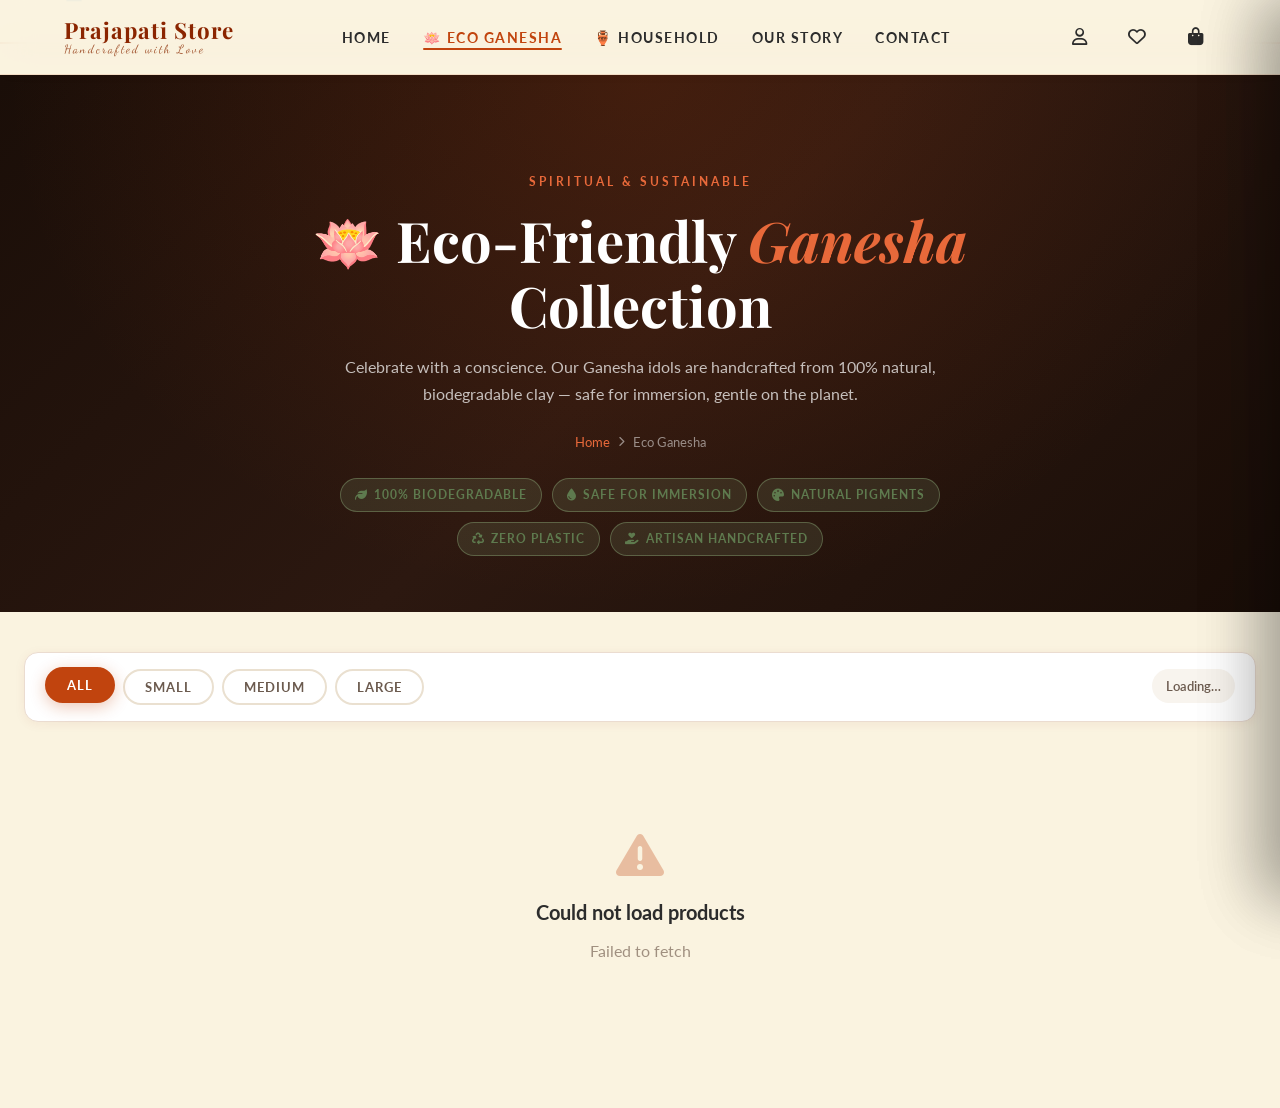
<file: frontend/pages/ganesha.html>
<!DOCTYPE html>
<html lang="en">
<head>
  <meta charset="UTF-8" />
  <meta name="viewport" content="width=device-width, initial-scale=1.0" />
  <title>Eco Ganesha Collection — Prajapati Store</title>
  <meta name="description" content="Shop our complete collection of handcrafted eco-friendly Ganesha idols. Biodegradable clay, natural pigments, artisan made." />
  <link rel="stylesheet" href="https://cdnjs.cloudflare.com/ajax/libs/font-awesome/6.5.1/css/all.min.css" />
  <link rel="preconnect" href="https://fonts.googleapis.com" />
  <link rel="preconnect" href="https://fonts.gstatic.com" crossorigin />
  <link rel="stylesheet" href="../css/style.css" />
  <link rel="stylesheet" href="../css/category.css" />
</head>
<body>

  <div id="toast-container" class="toast-container" aria-live="polite"></div>

  <!-- NAVBAR -->
  <header>
    <nav id="navbar" role="navigation" aria-label="Main navigation">
      <a href="/" class="nav-logo" aria-label="Prajapati Store Home">
        <span class="logo-main">Prajapati Store</span>
        <span class="logo-sub">Handcrafted with Love</span>
      </a>
      <ul class="nav-links" role="list">
        <li><a href="/">Home</a></li>
        <li><a href="/ganesha" class="active">🪷 Eco Ganesha</a></li>
        <li><a href="/household">🏺 Household</a></li>
        <li><a href="/#about-section">Our Story</a></li>
        <li><a href="/#newsletter">Contact</a></li>
      </ul>
      <div class="nav-actions">
        <a href="/login" class="nav-icon-btn" id="auth-nav-btn" title="Login / Register" aria-label="Login">
          <i class="fa-regular fa-user"></i>
        </a>
        <a href="/profile" class="nav-icon-btn" id="user-nav-btn" title="My Profile" aria-label="My profile" style="display:none;gap:4px;font-size:.78rem;font-weight:700;width:auto;padding:0 12px;border-radius:50px;background:rgba(193,68,14,.1);color:var(--terracotta-dark);">
          <i class="fa-solid fa-user-circle" style="font-size:1rem;"></i>
          <span id="user-nav-name"></span>
        </a>
        <a href="/orders" class="nav-icon-btn" title="My Orders" aria-label="My orders" style="display:none;" id="orders-nav-btn">
          <i class="fa-solid fa-box"></i>
        </a>
        <button class="nav-icon-btn" id="logout-nav-btn" title="Logout" aria-label="Logout" style="display:none;">
          <i class="fa-solid fa-right-from-bracket"></i>
        </button>
        <button class="nav-icon-btn" id="wishlist-nav-btn" aria-label="My Wishlist" title="Wishlist">
          <i class="fa-regular fa-heart"></i>
          <span class="cart-badge hidden" id="wishlist-badge" style="background:var(--terracotta);">0</span>
        </button>
        <button class="nav-icon-btn" id="cart-btn" aria-label="Shopping Cart" title="Cart">
          <i class="fa-solid fa-bag-shopping"></i>
          <span class="cart-badge hidden" id="cart-badge">0</span>
        </button>
        <button class="hamburger" id="hamburger" aria-label="Toggle menu" aria-expanded="false">
          <span></span><span></span><span></span>
        </button>
      </div>
    </nav>
    <div id="mobile-menu" class="mobile-menu" role="dialog" aria-label="Mobile navigation">
      <a href="/">🏠 Home</a>
      <a href="/ganesha">🪷 Eco-Friendly Ganesha</a>
      <a href="/household">🏺 Household Items</a>
      <a href="/#about-section">🌿 Our Story</a>
      <a href="/login" id="mobile-auth-link">👤 Login / Register</a>
      <a href="/orders" id="mobile-orders-link" style="display:none;">📦 My Orders</a>
    </div>
  </header>

  <div class="cat-nav-spacer"></div>

  <!-- HERO -->
  <div class="cat-hero">
    <div class="cat-hero-content">
      <div class="cat-hero-eyebrow">Spiritual &amp; Sustainable</div>
      <h1 class="cat-hero-title">🪷 Eco-Friendly <em>Ganesha</em> Collection</h1>
      <p class="cat-hero-desc">
        Celebrate with a conscience. Our Ganesha idols are handcrafted from 100% natural, biodegradable clay — safe for immersion, gentle on the planet.
      </p>
      <nav class="cat-breadcrumb" aria-label="Breadcrumb">
        <a href="/">Home</a>
        <i class="fa-solid fa-chevron-right" style="font-size:0.65rem;"></i>
        <span>Eco Ganesha</span>
      </nav>
      <div class="cat-eco-strip">
        <span class="eco-pill"><i class="fa-solid fa-leaf"></i> 100% Biodegradable</span>
        <span class="eco-pill"><i class="fa-solid fa-droplet"></i> Safe for Immersion</span>
        <span class="eco-pill"><i class="fa-solid fa-palette"></i> Natural Pigments</span>
        <span class="eco-pill"><i class="fa-solid fa-recycle"></i> Zero Plastic</span>
        <span class="eco-pill"><i class="fa-solid fa-hand-holding-heart"></i> Artisan Handcrafted</span>
      </div>
    </div>
  </div>

  <!-- MAIN -->
  <main class="cat-main">
    <div class="cat-toolbar">
      <div class="cat-filters" id="cat-filters" role="group" aria-label="Filter Ganesha">
        <button class="filter-btn active" data-filter="All">All</button>
        <button class="filter-btn" data-filter="Small">Small</button>
        <button class="filter-btn" data-filter="Medium">Medium</button>
        <button class="filter-btn" data-filter="Large">Large</button>
      </div>
      <div class="cat-right-controls">
        <span class="cat-count" id="cat-count">Loading…</span>
      </div>
    </div>
    <div class="product-grid" id="cat-grid" aria-label="Ganesha products"></div>
  </main>

  <!-- WISHLIST SIDEBAR -->
  <div id="wishlist-overlay" class="cart-overlay" aria-hidden="true"></div>
  <aside id="wishlist-sidebar" class="cart-sidebar" role="dialog" aria-modal="true" aria-label="My Wishlist">
    <div class="cart-header">
      <h3>
        <i class="fa-solid fa-heart" style="color:var(--terracotta);margin-right:8px;"></i>
        My Wishlist
        <span class="cart-count-label" id="wishlist-count-label">0 items</span>
      </h3>
      <button class="cart-close-btn" id="wishlist-close-btn" aria-label="Close wishlist">
        <i class="fa-solid fa-xmark"></i>
      </button>
    </div>
    <div class="cart-items" id="wishlist-items">
      <div class="cart-empty" id="wishlist-empty" style="display:flex;">
        <i class="fa-solid fa-heart"></i>
        <h4>Your wishlist is empty</h4>
        <p>Save your favorite items here!</p>
      </div>
    </div>
  </aside>

  <!-- CART SIDEBAR -->
  <div id="cart-overlay" class="cart-overlay" aria-hidden="true"></div>
  <aside id="cart-sidebar" class="cart-sidebar" role="dialog" aria-modal="true" aria-label="Shopping Cart">
    <div class="cart-header">
      <h3>
        <i class="fa-solid fa-bag-shopping" style="color:var(--terracotta);margin-right:8px;"></i>
        Your Cart
        <span class="cart-count-label" id="cart-count-label">0 items</span>
      </h3>
      <button class="cart-close-btn" id="cart-close-btn" aria-label="Close cart">
        <i class="fa-solid fa-xmark"></i>
      </button>
    </div>
    <div class="cart-items" id="cart-items">
      <div class="cart-empty" id="cart-empty" style="display:flex;">
        <i class="fa-solid fa-bag-shopping"></i>
        <h4>Your cart is empty</h4>
        <p>Add some beautiful pottery to get started!</p>
      </div>
    </div>
    <div class="cart-footer">
      <div class="cart-subtotal">
        <span>Subtotal</span>
        <span class="cart-subtotal-amount" id="cart-subtotal">₹0</span>
      </div>
      <div class="cart-subtotal" style="margin-bottom:0;">
        <span style="font-size:.8rem;color:var(--sage-dark);"><i class="fa-solid fa-truck"></i> Shipping</span>
        <span style="font-size:.82rem;font-weight:700;color:var(--sage-dark);" id="cart-shipping">₹99</span>
      </div>
      <div class="cart-total">
        <span>Total</span>
        <span class="cart-total-amount" id="cart-total">₹0</span>
      </div>
      <button class="checkout-btn" id="checkout-btn">
        <i class="fa-solid fa-lock"></i> Secure Checkout
      </button>
      <span class="continue-shopping" id="continue-shopping" role="button" tabindex="0">
        ← Continue Shopping
      </span>
    </div>
  </aside>

  <!-- PRODUCT MODAL -->
  <div id="modal-overlay" class="modal-overlay" role="dialog" aria-modal="true" aria-label="Product details">
    <div id="product-modal" class="product-modal">
      <div class="modal-gallery">
        <div class="modal-main-img"><!-- JS populated --></div>
        <button class="modal-close" id="modal-close-btn" aria-label="Close modal">
          <i class="fa-solid fa-xmark"></i>
        </button>
      </div>
      <div class="modal-info">
        <div class="modal-category"></div>
        <h2 class="modal-name"></h2>
        <div class="modal-rating">
          <div class="stars modal-stars"></div>
          <span class="rating-count modal-rating-text"></span>
        </div>
        <div class="modal-price">
          <span class="modal-price-current"></span>
          <span class="modal-price-original"></span>
          <span class="modal-discount" style="font-size:.78rem;color:var(--sage-dark);font-weight:700;"></span>
        </div>
        <p class="modal-desc"></p>
        <div class="modal-features"></div>
        <div class="modal-qty-row">
          <span class="modal-qty-label">Qty:</span>
          <div class="modal-qty-ctrl">
            <button class="modal-qty-btn modal-qty-minus" aria-label="Decrease">−</button>
            <span class="modal-qty-num">1</span>
            <button class="modal-qty-btn modal-qty-plus" aria-label="Increase">+</button>
          </div>
        </div>
        <div class="modal-actions">
          <button class="modal-add-cart" id="modal-add-cart-btn">
            <i class="fa-solid fa-cart-plus"></i> Add to Cart
          </button>
          <button class="modal-wishlist-btn" id="modal-wishlist-btn" aria-label="Wishlist">
            <i class="fa-regular fa-heart"></i>
          </button>
        </div>
      </div>
    </div>
  </div>

  <button id="back-to-top" title="Back to top" aria-label="Back to top">
    <i class="fa-solid fa-chevron-up"></i>
  </button>

  <script src="../js/api.js?v=2.0"></script>
  <script src="../js/cart.js?v=2.0"></script>
  <script src="../js/auth.js?v=2.0"></script>
  <script>
    // ── State ──
    let wishlist = JSON.parse(localStorage.getItem('ps_wishlist') || '[]');
    let modalProduct = null;
    let modalQty = 1;
    let activeFilter = 'All';

    // ── Navbar scroll ──
    window.addEventListener('scroll', () => {
      document.getElementById('navbar')?.classList.toggle('scrolled', window.scrollY > 50);
    });

    // ── Hamburger ──
    document.getElementById('hamburger')?.addEventListener('click', () => {
      document.getElementById('hamburger').classList.toggle('open');
      document.getElementById('mobile-menu').classList.toggle('open');
    });

    // ── Auth state ──
    (function() {
      const loggedIn = !!localStorage.getItem('ps_token');
      const user = (() => { try { return JSON.parse(localStorage.getItem('ps_user')||'null'); } catch { return null; } })();
      if (loggedIn && user) {
        const ab = document.getElementById('auth-nav-btn'); if (ab) ab.style.display = 'none';
        const ub = document.getElementById('user-nav-btn'); if (ub) ub.style.display = 'flex';
        const un = document.getElementById('user-nav-name'); if (un) un.textContent = user.full_name?.split(' ')[0] || 'Account';
        const ob = document.getElementById('orders-nav-btn'); if (ob) ob.style.display = 'flex';
        const lb = document.getElementById('logout-nav-btn'); if (lb) lb.style.display = 'flex';
        const ma = document.getElementById('mobile-auth-link'); if (ma) ma.style.display = 'none';
        const mo = document.getElementById('mobile-orders-link'); if (mo) mo.style.display = 'block';
      }
      document.getElementById('logout-nav-btn')?.addEventListener('click', () => {
        localStorage.removeItem('ps_token'); localStorage.removeItem('ps_user'); window.location.reload();
      });
    })();

    // ── Helpers ──
    function renderStars(r) {
      const f = Math.floor(r), h = r % 1 >= 0.5, e = 5 - f - (h?1:0);
      return '★'.repeat(f) + (h?'⯨':'') + '☆'.repeat(e);
    }

    function showToast(msg, type = 'info') {
      const c = document.getElementById('toast-container'); if (!c) return;
      const icons = {success:'circle-check',info:'circle-info',error:'triangle-exclamation'};
      const t = document.createElement('div');
      t.className = `toast ${type==='error'?'warning':type}`;
      t.innerHTML = `<i class="fa-solid fa-${icons[type]||'circle-info'}"></i><span>${msg}</span>`;
      c.appendChild(t);
      setTimeout(() => { t.style.opacity='0'; t.style.transform='translateX(50px)'; t.style.transition='all .3s'; setTimeout(()=>t.remove(),300); }, 3500);
    }
    window.showToast = showToast;

    function renderProductCard(p) {
      const inWish = wishlist.includes(p.id);
      const bMap = {eco:'badge-eco',new:'badge-new',bestseller:'badge-bestseller',sale:'badge-sale'};
      const bLbl = {eco:'🌿 Eco',new:'✨ New',bestseller:'🔥 Top Sell',sale:'🏷️ Sale'};
      const disc = p.original_price ? Math.round((1-p.price/p.original_price)*100) : 0;
      return `
        <div class="product-card reveal" data-id="${p.id}" role="article" tabindex="0" aria-label="${p.name}">
          <div class="product-img-wrap">
            ${p.image ? `<img src="${p.image}" alt="${p.name}" loading="lazy" />`
              : `<div class="product-folder"><div class="folder-icon">📁</div><div class="folder-gallery"><span></span><span></span><span></span></div><div class="folder-label">${p.name}</div></div>`}
            ${p.badge ? `<span class="product-badge ${bMap[p.badge]}">${bLbl[p.badge]}</span>` : ''}
            <div class="product-actions" aria-hidden="true">
              <button class="action-btn wishlist-btn ${inWish?'wishlist-active':''}" data-id="${p.id}" title="Wishlist" aria-label="Wishlist ${p.name}">
                <i class="fa-${inWish?'solid':'regular'} fa-heart"></i>
              </button>
              <button class="action-btn quick-view-btn" data-id="${p.id}" title="Quick View" aria-label="Quick view ${p.name}">
                <i class="fa-regular fa-eye"></i>
              </button>
            </div>
          </div>
          <div class="product-info">
            <div class="product-details-wrap">
              <div class="product-category">🪷 Eco Ganesha · ${p.subcat}</div>
              <h3 class="product-name"><a href="/pages/product.html?id=${p.id}" class="product-link">${p.name}</a></h3>
              <div class="product-rating">
                <div class="stars">${renderStars(p.rating)}</div>
                <span class="rating-count">${p.rating} (${p.reviews})</span>
              </div>
              <p class="product-desc-short">${p.description||''}</p>
            </div>
            <div class="product-price-row">
              <div class="price-group">
                <span class="price-current">₹${p.price.toLocaleString('en-IN')}</span>
                ${p.original_price?`<span class="price-original">₹${p.original_price.toLocaleString('en-IN')}</span>`:''}
              </div>
              <button class="add-to-cart-btn" data-id="${p.id}" data-name="${p.name}" aria-label="Add ${p.name} to cart">
                <i class="fa-solid fa-cart-plus"></i>
              </button>
            </div>
            ${disc>0?`<div class="discount-save-tag">Save ${disc}%</div>`:''}
          </div>
        </div>`;
    }

    function bindCardEvents(container) {
      container.querySelectorAll('.add-to-cart-btn').forEach(btn =>
        btn.addEventListener('click', e => { e.stopPropagation(); addToCart(btn.dataset.id, btn.dataset.name); }));
      container.querySelectorAll('.quick-view-btn, .product-card').forEach(el =>
        el.addEventListener('click', e => { e.stopPropagation(); const id=el.dataset.id||el.closest('.product-card')?.dataset.id; if(id) openProductModal(id); }));
      container.querySelectorAll('.wishlist-btn').forEach(btn =>
        btn.addEventListener('click', e => { e.stopPropagation(); toggleWishlist(btn.dataset.id, btn); }));
    }

    function initScrollAnimations() {
      const obs = new IntersectionObserver(entries =>
        entries.forEach(e => { if(e.isIntersecting) e.target.classList.add('visible'); }), {threshold:0.08});
      document.querySelectorAll('.reveal').forEach(el => { if(!el.classList.contains('visible')) obs.observe(el); });
    }

    // ── Load products ──
    async function loadProducts() {
      const grid = document.getElementById('cat-grid');
      const countEl = document.getElementById('cat-count');
      grid.innerHTML = `<div style="grid-column:1/-1;display:flex;justify-content:center;align-items:center;padding:4rem;gap:1rem;color:var(--gray-400);">
        <i class="fa-solid fa-spinner fa-spin" style="font-size:1.8rem;color:var(--terracotta);"></i>
        <span>Loading products…</span>
      </div>`;
      try {
        const params = { category: 'ganesha', limit: 100 };
        if (activeFilter !== 'All') params.subcat = activeFilter;
        const res = await API.products.list(params);
        const products = res.products || [];
        if (countEl) countEl.textContent = `${products.length} product${products.length !== 1 ? 's' : ''}`;
        if (!products.length) {
          grid.innerHTML = `<div class="cat-empty"><i class="fa-solid fa-magnifying-glass"></i><h3>No products found</h3><p>Try a different filter.</p></div>`;
          return;
        }
        grid.innerHTML = products.map(renderProductCard).join('');
        bindCardEvents(grid);
        initScrollAnimations();
      } catch (err) {
        grid.innerHTML = `<div class="cat-empty"><i class="fa-solid fa-triangle-exclamation"></i><h3>Could not load products</h3><p>${err.message}</p></div>`;
      }
    }

    // ── Filters ──
    document.querySelectorAll('#cat-filters .filter-btn').forEach(btn => {
      btn.addEventListener('click', () => {
        document.querySelectorAll('#cat-filters .filter-btn').forEach(b => b.classList.remove('active'));
        btn.classList.add('active');
        activeFilter = btn.dataset.filter;
        loadProducts();
      });
    });

    // ── Wishlist ──
    function toggleWishlist(id, btn) {
      if (wishlist.includes(id)) {
        wishlist = wishlist.filter(w => w !== id);
        if (btn) { btn.classList.remove('wishlist-active'); btn.innerHTML = '<i class="fa-regular fa-heart"></i>'; }
        showToast('Removed from wishlist', 'info');
      } else {
        wishlist.push(id);
        if (btn) { btn.classList.add('wishlist-active'); btn.innerHTML = '<i class="fa-solid fa-heart"></i>'; }
        showToast('💛 Added to wishlist!', 'success');
      }
      localStorage.setItem('ps_wishlist', JSON.stringify(wishlist));
      const b = document.getElementById('wishlist-badge');
      if (b) { b.textContent = wishlist.length; b.classList.toggle('hidden', wishlist.length === 0); }
    }

    // ── Wishlist sidebar ──
    document.getElementById('wishlist-nav-btn')?.addEventListener('click', () => {
      document.getElementById('cart-overlay')?.classList.remove('open');
      document.getElementById('cart-sidebar')?.classList.remove('open');
      document.getElementById('wishlist-overlay')?.classList.add('open');
      document.getElementById('wishlist-sidebar')?.classList.add('open');
      document.body.style.overflow = 'hidden';
    });
    const closeWish = () => {
      document.getElementById('wishlist-overlay')?.classList.remove('open');
      document.getElementById('wishlist-sidebar')?.classList.remove('open');
      document.body.style.overflow = '';
    };
    document.getElementById('wishlist-close-btn')?.addEventListener('click', closeWish);
    document.getElementById('wishlist-overlay')?.addEventListener('click', closeWish);

    // ── Product Modal ──
    async function openProductModal(id) {
      const overlay = document.getElementById('modal-overlay');
      const modal = document.getElementById('product-modal');
      if (!overlay || !modal) return;
      overlay.classList.add('open');
      document.body.style.overflow = 'hidden';
      modal.querySelector('.modal-main-img').innerHTML = '<div style="display:flex;align-items:center;justify-content:center;height:100%;font-size:3rem;"><i class="fa-solid fa-spinner fa-spin" style="color:var(--terracotta);"></i></div>';
      try {
        const res = await API.products.get(id);
        const p = res.product; modalProduct = p; modalQty = 1;
        const inWish = wishlist.includes(p.id);
        const disc = p.original_price ? Math.round((1-p.price/p.original_price)*100) : 0;
        modal.querySelector('.modal-category').textContent = `🪷 Eco-Friendly Ganesha · ${p.subcat}`;
        modal.querySelector('.modal-name').textContent = p.name;
        modal.querySelector('.modal-stars').innerHTML = renderStars(p.rating);
        modal.querySelector('.modal-rating-text').textContent = `${p.rating} · ${p.reviews} reviews`;
        modal.querySelector('.modal-price-current').textContent = `₹${p.price.toLocaleString('en-IN')}`;
        modal.querySelector('.modal-price-original').textContent = p.original_price ? `₹${p.original_price.toLocaleString('en-IN')}` : '';
        modal.querySelector('.modal-discount').textContent = disc > 0 ? `Save ${disc}%` : '';
        modal.querySelector('.modal-desc').textContent = p.description || '';
        modal.querySelector('.modal-qty-num').textContent = 1;
        modal.querySelector('.modal-main-img').innerHTML = p.image
          ? `<img src="${p.image}" alt="${p.name}" style="width:100%;height:100%;object-fit:cover;" />`
          : `<div class="modal-emoji">${p.emoji}</div>`;
        const featEl = modal.querySelector('.modal-features');
        if (featEl) featEl.innerHTML = (p.features||[]).map(f=>`<span class="modal-feature-tag">✓ ${f}</span>`).join('');
        const wishBtn = modal.querySelector('.modal-wishlist-btn');
        if (wishBtn) {
          wishBtn.className = `modal-wishlist-btn${inWish?' active':''}`;
          wishBtn.innerHTML = `<i class="fa-${inWish?'solid':'regular'} fa-heart"></i>`;
          wishBtn.onclick = () => { toggleWishlist(p.id,null); const n=wishlist.includes(p.id); wishBtn.className=`modal-wishlist-btn${n?' active':''}`; wishBtn.innerHTML=`<i class="fa-${n?'solid':'regular'} fa-heart"></i>`; };
        }
        const qtyNum = modal.querySelector('.modal-qty-num');
        modal.querySelector('.modal-qty-minus').onclick = () => { modalQty=Math.max(1,modalQty-1); qtyNum.textContent=modalQty; };
        modal.querySelector('.modal-qty-plus').onclick = () => { modalQty=Math.min(10,modalQty+1); qtyNum.textContent=modalQty; };
        const addBtn = modal.querySelector('.modal-add-cart');
        if (addBtn) addBtn.onclick = async () => { for(let i=0;i<modalQty;i++) await addToCart(p.id,p.name); closeProductModal(); };
      } catch(err) { showToast(err.message,'error'); closeProductModal(); }
    }
    function closeProductModal() {
      document.getElementById('modal-overlay')?.classList.remove('open');
      document.body.style.overflow = '';
    }
    document.getElementById('modal-overlay')?.addEventListener('click', e => { if(e.target===document.getElementById('modal-overlay')) closeProductModal(); });
    document.getElementById('modal-close-btn')?.addEventListener('click', closeProductModal);
    window.openProductModal = openProductModal;
    window.closeProductModal = closeProductModal;

    // ── Back to top ──
    const btt = document.getElementById('back-to-top');
    window.addEventListener('scroll', () => btt?.classList.toggle('visible', window.scrollY > 400));
    btt?.addEventListener('click', () => window.scrollTo({top:0,behavior:'smooth'}));

    // ── Init wishlist badge ──
    (function() {
      const b = document.getElementById('wishlist-badge');
      if (b) { b.textContent = wishlist.length; b.classList.toggle('hidden', wishlist.length === 0); }
    })();

    // ── Boot ──
    document.addEventListener('DOMContentLoaded', async () => {
      loadProducts();
      await initCart?.();
    });
  </script>
</body>
</html>
</file>
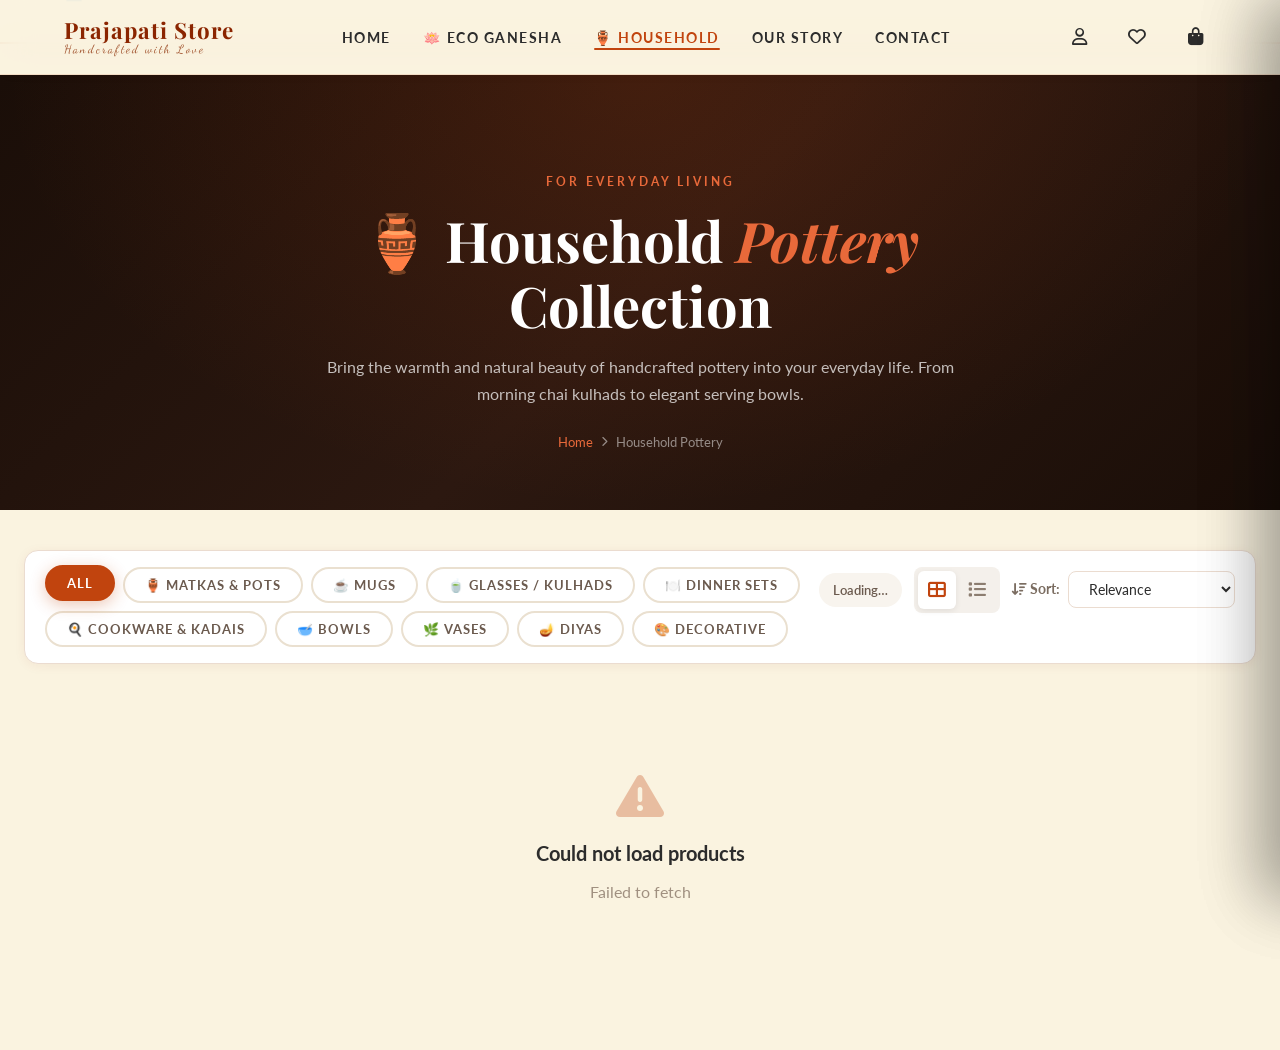
<file: frontend/pages/household.html>
<!DOCTYPE html>
<html lang="en">
<head>
  <meta charset="UTF-8" />
  <meta name="viewport" content="width=device-width, initial-scale=1.0" />
  <title>Household Pottery Collection — Prajapati Store</title>
  <meta name="description" content="Shop our complete collection of handcrafted household pottery — mugs, bowls, pots, vases and more. Traditional Indian clay pottery for everyday use." />
  <link rel="stylesheet" href="https://cdnjs.cloudflare.com/ajax/libs/font-awesome/6.5.1/css/all.min.css" />
  <link rel="preconnect" href="https://fonts.googleapis.com" />
  <link rel="preconnect" href="https://fonts.gstatic.com" crossorigin />
  <link rel="stylesheet" href="../css/style.css" />
  <link rel="stylesheet" href="../css/category.css" />
</head>
<body>

  <div id="toast-container" class="toast-container" aria-live="polite"></div>

  <!-- NAVBAR -->
  <header>
    <nav id="navbar" role="navigation" aria-label="Main navigation">
      <a href="/" class="nav-logo" aria-label="Prajapati Store Home">
        <span class="logo-main">Prajapati Store</span>
        <span class="logo-sub">Handcrafted with Love</span>
      </a>
      <ul class="nav-links" role="list">
        <li><a href="/">Home</a></li>
        <li><a href="/ganesha">🪷 Eco Ganesha</a></li>
        <li><a href="/household" class="active">🏺 Household</a></li>
        <li><a href="/#about-section">Our Story</a></li>
        <li><a href="/#newsletter">Contact</a></li>
      </ul>
      <div class="nav-actions">
        <a href="/login" class="nav-icon-btn" id="auth-nav-btn" title="Login / Register" aria-label="Login">
          <i class="fa-regular fa-user"></i>
        </a>
        <a href="/profile" class="nav-icon-btn" id="user-nav-btn" title="My Profile" aria-label="My profile" style="display:none;gap:4px;font-size:.78rem;font-weight:700;width:auto;padding:0 12px;border-radius:50px;background:rgba(193,68,14,.1);color:var(--terracotta-dark);">
          <i class="fa-solid fa-user-circle" style="font-size:1rem;"></i>
          <span id="user-nav-name"></span>
        </a>
        <a href="/orders" class="nav-icon-btn" title="My Orders" aria-label="My orders" style="display:none;" id="orders-nav-btn">
          <i class="fa-solid fa-box"></i>
        </a>
        <button class="nav-icon-btn" id="logout-nav-btn" title="Logout" aria-label="Logout" style="display:none;">
          <i class="fa-solid fa-right-from-bracket"></i>
        </button>
        <button class="nav-icon-btn" id="wishlist-nav-btn" aria-label="My Wishlist" title="Wishlist">
          <i class="fa-regular fa-heart"></i>
          <span class="cart-badge hidden" id="wishlist-badge" style="background:var(--terracotta);">0</span>
        </button>
        <button class="nav-icon-btn" id="cart-btn" aria-label="Shopping Cart" title="Cart">
          <i class="fa-solid fa-bag-shopping"></i>
          <span class="cart-badge hidden" id="cart-badge">0</span>
        </button>
        <button class="hamburger" id="hamburger" aria-label="Toggle menu" aria-expanded="false">
          <span></span><span></span><span></span>
        </button>
      </div>
    </nav>
    <div id="mobile-menu" class="mobile-menu" role="dialog" aria-label="Mobile navigation">
      <a href="/">🏠 Home</a>
      <a href="/ganesha">🪷 Eco-Friendly Ganesha</a>
      <a href="/household">🏺 Household Items</a>
      <a href="/#about-section">🌿 Our Story</a>
      <a href="/login" id="mobile-auth-link">👤 Login / Register</a>
      <a href="/orders" id="mobile-orders-link" style="display:none;">📦 My Orders</a>
    </div>
  </header>

  <div class="cat-nav-spacer"></div>

  <!-- HERO -->
  <div class="cat-hero">
    <div class="cat-hero-content">
      <div class="cat-hero-eyebrow">For Everyday Living</div>
      <h1 class="cat-hero-title">🏺 Household <em>Pottery</em> Collection</h1>
      <p class="cat-hero-desc">
        Bring the warmth and natural beauty of handcrafted pottery into your everyday life. From morning chai kulhads to elegant serving bowls.
      </p>
      <nav class="cat-breadcrumb" aria-label="Breadcrumb">
        <a href="/">Home</a>
        <i class="fa-solid fa-chevron-right" style="font-size:0.65rem;"></i>
        <span>Household Pottery</span>
      </nav>
    </div>
  </div>

  <!-- MAIN -->
  <main class="cat-main">
    <div class="cat-toolbar">
      <div class="cat-filters" id="cat-filters" role="group" aria-label="Filter household pottery">
        <button class="filter-btn active" data-filter="All">All</button>
        <button class="filter-btn" data-filter="Pots">🏺 Matkas &amp; Pots</button>
        <button class="filter-btn" data-filter="Mugs">☕ Mugs</button>
        <button class="filter-btn" data-filter="Glass">🍵 Glasses / Kulhads</button>
        <button class="filter-btn" data-filter="Plates">🍽️ Dinner Sets</button>
        <button class="filter-btn" data-filter="Cookware">🍳 Cookware &amp; Kadais</button>
        <button class="filter-btn" data-filter="Bowls">🥣 Bowls</button>
        <button class="filter-btn" data-filter="Vases">🌿 Vases</button>
        <button class="filter-btn" data-filter="Diyas">🪔 Diyas</button>
        <button class="filter-btn" data-filter="Decorative">🎨 Decorative</button>
      </div>
      <div class="cat-right-controls">
        <span class="cat-count" id="cat-count">Loading…</span>
        <div class="view-toggle-group">
          <button id="view-grid" class="view-toggle-btn" aria-pressed="true" aria-label="Grid View">
            <i class="fa-solid fa-table-cells-large"></i>
          </button>
          <button id="view-list" class="view-toggle-btn" aria-pressed="false" aria-label="List View">
            <i class="fa-solid fa-list"></i>
          </button>
        </div>
        <div class="sort-group">
          <label for="sort-select" class="sort-label"><i class="fa-solid fa-arrow-down-wide-short"></i> Sort:</label>
          <select id="sort-select" aria-label="Sort products">
            <option value="relevance">Relevance</option>
            <option value="price-asc">Price: Low to High</option>
            <option value="price-desc">Price: High to Low</option>
            <option value="rating">Top Rated</option>
          </select>
        </div>
      </div>
    </div>
    <div class="product-grid" id="cat-grid" aria-label="Household products"></div>
  </main>

  <!-- WISHLIST SIDEBAR -->
  <div id="wishlist-overlay" class="cart-overlay" aria-hidden="true"></div>
  <aside id="wishlist-sidebar" class="cart-sidebar" role="dialog" aria-modal="true" aria-label="My Wishlist">
    <div class="cart-header">
      <h3>
        <i class="fa-solid fa-heart" style="color:var(--terracotta);margin-right:8px;"></i>
        My Wishlist
        <span class="cart-count-label" id="wishlist-count-label">0 items</span>
      </h3>
      <button class="cart-close-btn" id="wishlist-close-btn" aria-label="Close wishlist">
        <i class="fa-solid fa-xmark"></i>
      </button>
    </div>
    <div class="cart-items" id="wishlist-items">
      <div class="cart-empty" id="wishlist-empty" style="display:flex;">
        <i class="fa-solid fa-heart"></i>
        <h4>Your wishlist is empty</h4>
        <p>Save your favorite items here!</p>
      </div>
    </div>
  </aside>

  <!-- CART SIDEBAR -->
  <div id="cart-overlay" class="cart-overlay" aria-hidden="true"></div>
  <aside id="cart-sidebar" class="cart-sidebar" role="dialog" aria-modal="true" aria-label="Shopping Cart">
    <div class="cart-header">
      <h3>
        <i class="fa-solid fa-bag-shopping" style="color:var(--terracotta);margin-right:8px;"></i>
        Your Cart
        <span class="cart-count-label" id="cart-count-label">0 items</span>
      </h3>
      <button class="cart-close-btn" id="cart-close-btn" aria-label="Close cart">
        <i class="fa-solid fa-xmark"></i>
      </button>
    </div>
    <div class="cart-items" id="cart-items">
      <div class="cart-empty" id="cart-empty" style="display:flex;">
        <i class="fa-solid fa-bag-shopping"></i>
        <h4>Your cart is empty</h4>
        <p>Add some beautiful pottery to get started!</p>
      </div>
    </div>
    <div class="cart-footer">
      <div class="cart-subtotal">
        <span>Subtotal</span>
        <span class="cart-subtotal-amount" id="cart-subtotal">₹0</span>
      </div>
      <div class="cart-subtotal" style="margin-bottom:0;">
        <span style="font-size:.8rem;color:var(--sage-dark);"><i class="fa-solid fa-truck"></i> Shipping</span>
        <span style="font-size:.82rem;font-weight:700;color:var(--sage-dark);" id="cart-shipping">₹99</span>
      </div>
      <div class="cart-total">
        <span>Total</span>
        <span class="cart-total-amount" id="cart-total">₹0</span>
      </div>
      <button class="checkout-btn" id="checkout-btn">
        <i class="fa-solid fa-lock"></i> Secure Checkout
      </button>
      <span class="continue-shopping" id="continue-shopping" role="button" tabindex="0">
        ← Continue Shopping
      </span>
    </div>
  </aside>

  <!-- PRODUCT MODAL -->
  <div id="modal-overlay" class="modal-overlay" role="dialog" aria-modal="true" aria-label="Product details">
    <div id="product-modal" class="product-modal">
      <div class="modal-gallery">
        <div class="modal-main-img"><!-- JS populated --></div>
        <button class="modal-close" id="modal-close-btn" aria-label="Close modal">
          <i class="fa-solid fa-xmark"></i>
        </button>
      </div>
      <div class="modal-info">
        <div class="modal-category"></div>
        <h2 class="modal-name"></h2>
        <div class="modal-rating">
          <div class="stars modal-stars"></div>
          <span class="rating-count modal-rating-text"></span>
        </div>
        <div class="modal-price">
          <span class="modal-price-current"></span>
          <span class="modal-price-original"></span>
          <span class="modal-discount" style="font-size:.78rem;color:var(--sage-dark);font-weight:700;"></span>
        </div>
        <p class="modal-desc"></p>
        <div class="modal-features"></div>
        <div class="modal-qty-row">
          <span class="modal-qty-label">Qty:</span>
          <div class="modal-qty-ctrl">
            <button class="modal-qty-btn modal-qty-minus" aria-label="Decrease">−</button>
            <span class="modal-qty-num">1</span>
            <button class="modal-qty-btn modal-qty-plus" aria-label="Increase">+</button>
          </div>
        </div>
        <div class="modal-actions">
          <button class="modal-add-cart" id="modal-add-cart-btn">
            <i class="fa-solid fa-cart-plus"></i> Add to Cart
          </button>
          <button class="modal-wishlist-btn" id="modal-wishlist-btn" aria-label="Wishlist">
            <i class="fa-regular fa-heart"></i>
          </button>
        </div>
      </div>
    </div>
  </div>

  <button id="back-to-top" title="Back to top" aria-label="Back to top">
    <i class="fa-solid fa-chevron-up"></i>
  </button>

  <script src="../js/api.js?v=2.0"></script>
  <script src="../js/cart.js?v=2.0"></script>
  <script src="../js/auth.js?v=2.0"></script>
  <script>
    let wishlist = JSON.parse(localStorage.getItem('ps_wishlist') || '[]');
    let modalProduct = null;
    let modalQty = 1;
    let activeFilter = 'All';
    let listingSort = 'relevance';
    let listingView = localStorage.getItem('ps_view') || 'grid';

    window.addEventListener('scroll', () => {
      document.getElementById('navbar')?.classList.toggle('scrolled', window.scrollY > 50);
    });
    document.getElementById('hamburger')?.addEventListener('click', () => {
      document.getElementById('hamburger').classList.toggle('open');
      document.getElementById('mobile-menu').classList.toggle('open');
    });

    // Auth state
    (function() {
      const loggedIn = !!localStorage.getItem('ps_token');
      const user = (() => { try { return JSON.parse(localStorage.getItem('ps_user')||'null'); } catch { return null; } })();
      if (loggedIn && user) {
        const ab = document.getElementById('auth-nav-btn'); if (ab) ab.style.display = 'none';
        const ub = document.getElementById('user-nav-btn'); if (ub) ub.style.display = 'flex';
        const un = document.getElementById('user-nav-name'); if (un) un.textContent = user.full_name?.split(' ')[0] || 'Account';
        const ob = document.getElementById('orders-nav-btn'); if (ob) ob.style.display = 'flex';
        const lb = document.getElementById('logout-nav-btn'); if (lb) lb.style.display = 'flex';
        const ma = document.getElementById('mobile-auth-link'); if (ma) ma.style.display = 'none';
        const mo = document.getElementById('mobile-orders-link'); if (mo) mo.style.display = 'block';
      }
      document.getElementById('logout-nav-btn')?.addEventListener('click', () => {
        localStorage.removeItem('ps_token'); localStorage.removeItem('ps_user'); window.location.reload();
      });
    })();

    function renderStars(r) {
      const f=Math.floor(r),h=r%1>=0.5,e=5-f-(h?1:0);
      return '★'.repeat(f)+(h?'⯨':'')+'☆'.repeat(e);
    }

    function showToast(msg, type='info') {
      const c=document.getElementById('toast-container'); if(!c) return;
      const icons={success:'circle-check',info:'circle-info',error:'triangle-exclamation'};
      const t=document.createElement('div');
      t.className=`toast ${type==='error'?'warning':type}`;
      t.innerHTML=`<i class="fa-solid fa-${icons[type]||'circle-info'}"></i><span>${msg}</span>`;
      c.appendChild(t);
      setTimeout(()=>{t.style.opacity='0';t.style.transform='translateX(50px)';t.style.transition='all .3s';setTimeout(()=>t.remove(),300);},3500);
    }
    window.showToast = showToast;

    function renderProductCard(p) {
      const inWish=wishlist.includes(p.id);
      const bMap={eco:'badge-eco',new:'badge-new',bestseller:'badge-bestseller',sale:'badge-sale'};
      const bLbl={eco:'🌿 Eco',new:'✨ New',bestseller:'🔥 Top Sell',sale:'🏷️ Sale'};
      const disc=p.original_price?Math.round((1-p.price/p.original_price)*100):0;
      return `
        <div class="product-card reveal" data-id="${p.id}" role="article" tabindex="0" aria-label="${p.name}">
          <div class="product-img-wrap">
            ${p.image?`<img src="${p.image}" alt="${p.name}" loading="lazy" />`:`<div class="product-folder"><div class="folder-icon">📁</div><div class="folder-gallery"><span></span><span></span><span></span></div><div class="folder-label">${p.name}</div></div>`}
            ${p.badge?`<span class="product-badge ${bMap[p.badge]}">${bLbl[p.badge]}</span>`:''}
            <div class="product-actions" aria-hidden="true">
              <button class="action-btn wishlist-btn ${inWish?'wishlist-active':''}" data-id="${p.id}" title="Wishlist" aria-label="Wishlist ${p.name}"><i class="fa-${inWish?'solid':'regular'} fa-heart"></i></button>
              <button class="action-btn quick-view-btn" data-id="${p.id}" title="Quick View" aria-label="Quick view ${p.name}"><i class="fa-regular fa-eye"></i></button>
            </div>
          </div>
          <div class="product-info">
            <div class="product-details-wrap">
              <div class="product-category">🏠 Household · ${p.subcat}</div>
              <h3 class="product-name"><a href="/pages/product.html?id=${p.id}" class="product-link">${p.name}</a></h3>
              <div class="product-rating"><div class="stars">${renderStars(p.rating)}</div><span class="rating-count">${p.rating} (${p.reviews})</span></div>
              <p class="product-desc-short">${p.description||''}</p>
            </div>
            <div class="product-price-row">
              <div class="price-group">
                <span class="price-current">₹${p.price.toLocaleString('en-IN')}</span>
                ${p.original_price?`<span class="price-original">₹${p.original_price.toLocaleString('en-IN')}</span>`:''}
              </div>
              <button class="add-to-cart-btn" data-id="${p.id}" data-name="${p.name}" aria-label="Add ${p.name} to cart"><i class="fa-solid fa-cart-plus"></i></button>
            </div>
            ${disc>0?`<div class="discount-save-tag">Save ${disc}%</div>`:''}
          </div>
        </div>`;
    }

    function bindCardEvents(container) {
      container.querySelectorAll('.add-to-cart-btn').forEach(btn =>
        btn.addEventListener('click', e=>{e.stopPropagation();addToCart(btn.dataset.id,btn.dataset.name);}));
      container.querySelectorAll('.quick-view-btn,.product-card').forEach(el =>
        el.addEventListener('click', e=>{e.stopPropagation();const id=el.dataset.id||el.closest('.product-card')?.dataset.id;if(id)openProductModal(id);}));
      container.querySelectorAll('.wishlist-btn').forEach(btn =>
        btn.addEventListener('click', e=>{e.stopPropagation();toggleWishlist(btn.dataset.id,btn);}));
    }

    function applyViewClass() {
      document.getElementById('cat-grid')?.classList.toggle('list-view', listingView==='list');
    }

    function initScrollAnimations() {
      const obs=new IntersectionObserver(entries=>entries.forEach(e=>{if(e.isIntersecting)e.target.classList.add('visible');}),{threshold:0.08});
      document.querySelectorAll('.reveal').forEach(el=>{if(!el.classList.contains('visible'))obs.observe(el);});
    }

    async function loadProducts() {
      const grid=document.getElementById('cat-grid');
      const countEl=document.getElementById('cat-count');
      grid.innerHTML=`<div style="grid-column:1/-1;display:flex;justify-content:center;align-items:center;padding:4rem;gap:1rem;color:var(--gray-400);"><i class="fa-solid fa-spinner fa-spin" style="font-size:1.8rem;color:var(--terracotta);"></i><span>Loading products…</span></div>`;
      try {
        const params={category:'household',limit:100};
        if(activeFilter!=='All') params.subcat=activeFilter;
        const res=await API.products.list(params);
        let products=res.products||[];
        if(listingSort==='price-asc') products.sort((a,b)=>a.price-b.price);
        else if(listingSort==='price-desc') products.sort((a,b)=>b.price-a.price);
        else if(listingSort==='rating') products.sort((a,b)=>b.rating-a.rating);
        if(countEl) countEl.textContent=`${products.length} product${products.length!==1?'s':''}`;
        if(!products.length){grid.innerHTML=`<div class="cat-empty"><i class="fa-solid fa-magnifying-glass"></i><h3>No products found</h3><p>Try a different filter.</p></div>`;return;}
        grid.innerHTML=products.map(renderProductCard).join('');
        applyViewClass();
        bindCardEvents(grid);
        initScrollAnimations();
      } catch(err){
        grid.innerHTML=`<div class="cat-empty"><i class="fa-solid fa-triangle-exclamation"></i><h3>Could not load products</h3><p>${err.message}</p></div>`;
      }
    }

    // Filters
    document.querySelectorAll('#cat-filters .filter-btn').forEach(btn=>{
      btn.addEventListener('click',()=>{
        document.querySelectorAll('#cat-filters .filter-btn').forEach(b=>b.classList.remove('active'));
        btn.classList.add('active');
        activeFilter=btn.dataset.filter;
        loadProducts();
      });
    });

    // Sort
    document.getElementById('sort-select')?.addEventListener('change',e=>{listingSort=e.target.value;loadProducts();});

    // View toggle
    const vg=document.getElementById('view-grid'), vl=document.getElementById('view-list');
    vg?.setAttribute('aria-pressed',listingView==='grid'?'true':'false');
    vl?.setAttribute('aria-pressed',listingView==='list'?'true':'false');
    vg?.addEventListener('click',()=>{listingView='grid';localStorage.setItem('ps_view','grid');vg.setAttribute('aria-pressed','true');vl.setAttribute('aria-pressed','false');applyViewClass();});
    vl?.addEventListener('click',()=>{listingView='list';localStorage.setItem('ps_view','list');vl.setAttribute('aria-pressed','true');vg.setAttribute('aria-pressed','false');applyViewClass();});

    // Wishlist toggle
    function toggleWishlist(id,btn){
      if(wishlist.includes(id)){wishlist=wishlist.filter(w=>w!==id);if(btn){btn.classList.remove('wishlist-active');btn.innerHTML='<i class="fa-regular fa-heart"></i>';}showToast('Removed from wishlist','info');}
      else{wishlist.push(id);if(btn){btn.classList.add('wishlist-active');btn.innerHTML='<i class="fa-solid fa-heart"></i>';}showToast('💛 Added to wishlist!','success');}
      localStorage.setItem('ps_wishlist',JSON.stringify(wishlist));
      const b=document.getElementById('wishlist-badge');
      if(b){b.textContent=wishlist.length;b.classList.toggle('hidden',wishlist.length===0);}
    }

    // Wishlist sidebar
    document.getElementById('wishlist-nav-btn')?.addEventListener('click',()=>{
      document.getElementById('cart-overlay')?.classList.remove('open');
      document.getElementById('cart-sidebar')?.classList.remove('open');
      document.getElementById('wishlist-overlay')?.classList.add('open');
      document.getElementById('wishlist-sidebar')?.classList.add('open');
      document.body.style.overflow='hidden';
    });
    const closeWish=()=>{document.getElementById('wishlist-overlay')?.classList.remove('open');document.getElementById('wishlist-sidebar')?.classList.remove('open');document.body.style.overflow='';};
    document.getElementById('wishlist-close-btn')?.addEventListener('click',closeWish);
    document.getElementById('wishlist-overlay')?.addEventListener('click',closeWish);

    // Product modal
    async function openProductModal(id){
      const overlay=document.getElementById('modal-overlay'),modal=document.getElementById('product-modal');
      if(!overlay||!modal) return;
      overlay.classList.add('open');document.body.style.overflow='hidden';
      modal.querySelector('.modal-main-img').innerHTML='<div style="display:flex;align-items:center;justify-content:center;height:100%;font-size:3rem;"><i class="fa-solid fa-spinner fa-spin" style="color:var(--terracotta);"></i></div>';
      try{
        const res=await API.products.get(id);const p=res.product;modalProduct=p;modalQty=1;
        const inWish=wishlist.includes(p.id);const disc=p.original_price?Math.round((1-p.price/p.original_price)*100):0;
        modal.querySelector('.modal-category').textContent=`🏠 Household · ${p.subcat}`;
        modal.querySelector('.modal-name').textContent=p.name;
        modal.querySelector('.modal-stars').innerHTML=renderStars(p.rating);
        modal.querySelector('.modal-rating-text').textContent=`${p.rating} · ${p.reviews} reviews`;
        modal.querySelector('.modal-price-current').textContent=`₹${p.price.toLocaleString('en-IN')}`;
        modal.querySelector('.modal-price-original').textContent=p.original_price?`₹${p.original_price.toLocaleString('en-IN')}`:'' ;
        modal.querySelector('.modal-discount').textContent=disc>0?`Save ${disc}%`:'';
        modal.querySelector('.modal-desc').textContent=p.description||'';
        modal.querySelector('.modal-qty-num').textContent=1;
        modal.querySelector('.modal-main-img').innerHTML=p.image?`<img src="${p.image}" alt="${p.name}" style="width:100%;height:100%;object-fit:cover;" />`:`<div class="modal-emoji">${p.emoji}</div>`;
        const featEl=modal.querySelector('.modal-features');
        if(featEl) featEl.innerHTML=(p.features||[]).map(f=>`<span class="modal-feature-tag">✓ ${f}</span>`).join('');
        const wishBtn=modal.querySelector('.modal-wishlist-btn');
        if(wishBtn){wishBtn.className=`modal-wishlist-btn${inWish?' active':''}`;wishBtn.innerHTML=`<i class="fa-${inWish?'solid':'regular'} fa-heart"></i>`;wishBtn.onclick=()=>{toggleWishlist(p.id,null);const n=wishlist.includes(p.id);wishBtn.className=`modal-wishlist-btn${n?' active':''}`;wishBtn.innerHTML=`<i class="fa-${n?'solid':'regular'} fa-heart"></i>`;};};
        const qtyNum=modal.querySelector('.modal-qty-num');
        modal.querySelector('.modal-qty-minus').onclick=()=>{modalQty=Math.max(1,modalQty-1);qtyNum.textContent=modalQty;};
        modal.querySelector('.modal-qty-plus').onclick=()=>{modalQty=Math.min(10,modalQty+1);qtyNum.textContent=modalQty;};
        const addBtn=modal.querySelector('.modal-add-cart');
        if(addBtn) addBtn.onclick=async()=>{for(let i=0;i<modalQty;i++) await addToCart(p.id,p.name);closeProductModal();};
      }catch(err){showToast(err.message,'error');closeProductModal();}
    }
    function closeProductModal(){document.getElementById('modal-overlay')?.classList.remove('open');document.body.style.overflow='';}
    document.getElementById('modal-overlay')?.addEventListener('click',e=>{if(e.target===document.getElementById('modal-overlay'))closeProductModal();});
    document.getElementById('modal-close-btn')?.addEventListener('click',closeProductModal);
    window.openProductModal=openProductModal;
    window.closeProductModal=closeProductModal;

    // Back to top
    const btt=document.getElementById('back-to-top');
    window.addEventListener('scroll',()=>btt?.classList.toggle('visible',window.scrollY>400));
    btt?.addEventListener('click',()=>window.scrollTo({top:0,behavior:'smooth'}));

    // Init wishlist badge
    (function(){const b=document.getElementById('wishlist-badge');if(b){b.textContent=wishlist.length;b.classList.toggle('hidden',wishlist.length===0);}})();

    // Boot
    document.addEventListener('DOMContentLoaded',async()=>{
      applyViewClass();
      loadProducts();
      await initCart?.();
    });
  </script>
</body>
</html>
</file>
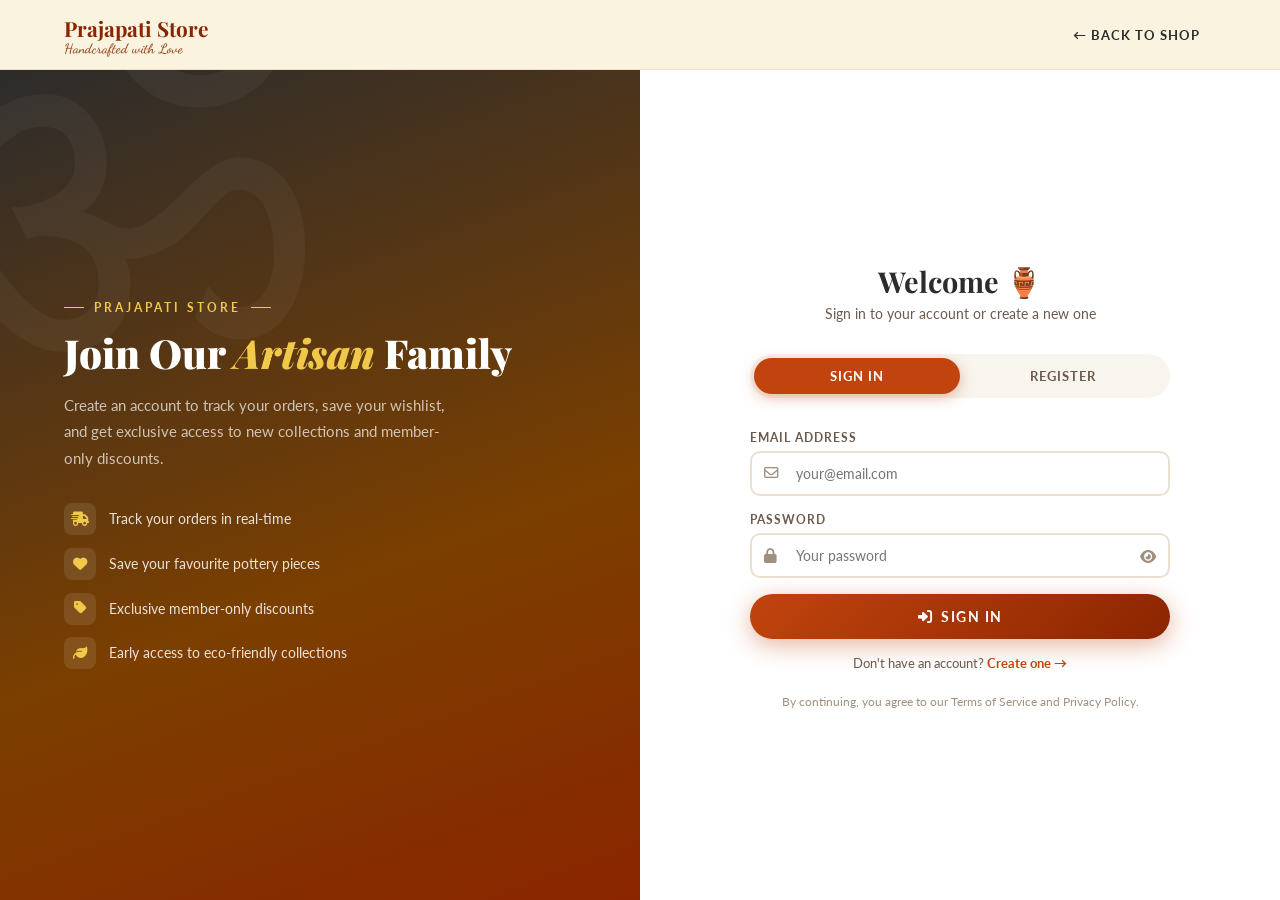
<file: frontend/pages/login.html>
<!DOCTYPE html>
<html lang="en">
<head>
  <meta charset="UTF-8" />
  <meta name="viewport" content="width=device-width, initial-scale=1.0" />
  <title>Login / Register — Prajapati Store</title>
  <meta name="description" content="Login or create an account at Prajapati Store to track your orders and save your wishlist." />
  <link rel="stylesheet" href="https://cdnjs.cloudflare.com/ajax/libs/font-awesome/6.5.1/css/all.min.css" />
  <link rel="stylesheet" href="../css/auth.css" />
</head>
<body>

  <!-- Toast -->
  <div id="toast-container" class="toast-container" aria-live="polite"></div>

  <!-- Navbar -->
  <nav class="auth-nav" role="navigation" aria-label="Main navigation">
    <a href="/" class="logo">
      Prajapati Store
      <span>Handcrafted with Love</span>
    </a>
    <div class="nav-right">
      <a href="/" class="nav-link">← Back to Shop</a>
    </div>
  </nav>

  <!-- Auth Layout -->
  <div class="auth-page">

    <!-- Left decorative panel -->
    <div class="auth-left" aria-hidden="true">
      <div class="auth-left-content">
        <div class="eyebrow">Prajapati Store</div>
        <h1>Join Our <em>Artisan</em> Family</h1>
        <p>
          Create an account to track your orders, save your wishlist, and get
          exclusive access to new collections and member-only discounts.
        </p>
        <div class="auth-perks">
          <div class="auth-perk">
            <i class="fa-solid fa-truck-fast"></i>
            <span>Track your orders in real-time</span>
          </div>
          <div class="auth-perk">
            <i class="fa-solid fa-heart"></i>
            <span>Save your favourite pottery pieces</span>
          </div>
          <div class="auth-perk">
            <i class="fa-solid fa-tag"></i>
            <span>Exclusive member-only discounts</span>
          </div>
          <div class="auth-perk">
            <i class="fa-solid fa-leaf"></i>
            <span>Early access to eco-friendly collections</span>
          </div>
        </div>
      </div>
    </div>

    <!-- Right form panel -->
    <div class="auth-right">
      <div class="auth-box">
        <div class="auth-box-header">
          <h2>Welcome 🏺</h2>
          <p>Sign in to your account or create a new one</p>
        </div>

        <!-- Tabs -->
        <div class="auth-tabs" role="tablist" aria-label="Login or Register">
          <button class="auth-tab active" id="login-tab" role="tab" aria-selected="true" aria-controls="login-panel">
            Sign In
          </button>
          <button class="auth-tab" id="register-tab" role="tab" aria-selected="false" aria-controls="register-panel">
            Register
          </button>
        </div>

        <!-- LOGIN PANEL -->
        <div class="auth-panel active" id="login-panel" role="tabpanel" aria-labelledby="login-tab">
          <form id="login-form" novalidate>
            <div class="form-group">
              <label class="form-label" for="login-email">Email Address</label>
              <div class="form-input-wrap">
                <i class="fa-regular fa-envelope form-input-icon"></i>
                <input
                  class="form-input has-icon"
                  type="email"
                  id="login-email"
                  placeholder="your@email.com"
                  required
                  autocomplete="email"
                  aria-required="true"
                />
              </div>
            </div>
            <div class="form-group">
              <label class="form-label" for="login-password">Password</label>
              <div class="form-input-wrap">
                <i class="fa-solid fa-lock form-input-icon"></i>
                <input
                  class="form-input has-icon has-toggle"
                  type="password"
                  id="login-password"
                  placeholder="Your password"
                  required
                  autocomplete="current-password"
                  aria-required="true"
                />
                <button type="button" class="toggle-password" aria-label="Toggle password visibility">
                  <i class="fa-solid fa-eye"></i>
                </button>
              </div>
            </div>
            <button type="submit" class="auth-submit-btn" id="login-submit" data-label="Sign In →">
              <i class="fa-solid fa-right-to-bracket"></i> Sign In
            </button>
          </form>
          <div class="auth-footer-text" style="margin-top:1rem;">
            Don't have an account? <a href="#register" id="go-register">Create one →</a>
          </div>
        </div>

        <!-- REGISTER PANEL -->
        <div class="auth-panel" id="register-panel" role="tabpanel" aria-labelledby="register-tab">
          <form id="register-form" novalidate>
            <div class="form-group">
              <label class="form-label" for="reg-name">Full Name</label>
              <div class="form-input-wrap">
                <i class="fa-solid fa-user form-input-icon"></i>
                <input
                  class="form-input has-icon"
                  type="text"
                  id="reg-name"
                  placeholder="Your full name"
                  required
                  autocomplete="name"
                />
              </div>
            </div>
            <div class="form-group">
              <label class="form-label" for="reg-email">Email Address</label>
              <div class="form-input-wrap">
                <i class="fa-regular fa-envelope form-input-icon"></i>
                <input
                  class="form-input has-icon"
                  type="email"
                  id="reg-email"
                  placeholder="your@email.com"
                  required
                  autocomplete="email"
                />
              </div>
            </div>
            <div class="form-group">
              <label class="form-label" for="reg-phone">Phone (optional)</label>
              <div class="form-input-wrap">
                <i class="fa-solid fa-phone form-input-icon"></i>
                <input
                  class="form-input has-icon"
                  type="tel"
                  id="reg-phone"
                  placeholder="+91 98765 43210"
                  autocomplete="tel"
                />
              </div>
            </div>
            <div class="form-group">
              <label class="form-label" for="reg-password">Password</label>
              <div class="form-input-wrap">
                <i class="fa-solid fa-lock form-input-icon"></i>
                <input
                  class="form-input has-icon has-toggle"
                  type="password"
                  id="reg-password"
                  placeholder="Minimum 6 characters"
                  required
                  autocomplete="new-password"
                />
                <button type="button" class="toggle-password" aria-label="Toggle password">
                  <i class="fa-solid fa-eye"></i>
                </button>
              </div>
            </div>
            <div class="form-group">
              <label class="form-label" for="reg-confirm">Confirm Password</label>
              <div class="form-input-wrap">
                <i class="fa-solid fa-lock form-input-icon"></i>
                <input
                  class="form-input has-icon has-toggle"
                  type="password"
                  id="reg-confirm"
                  placeholder="Re-enter your password"
                  required
                  autocomplete="new-password"
                />
                <button type="button" class="toggle-password" aria-label="Toggle confirm password">
                  <i class="fa-solid fa-eye"></i>
                </button>
              </div>
            </div>
            <button type="submit" class="auth-submit-btn" id="register-submit" data-label="Create Account →">
              <i class="fa-solid fa-user-plus"></i> Create Account
            </button>
          </form>
          <div class="auth-footer-text" style="margin-top:1rem;">
            Already have an account? <a href="#login" id="go-login">Sign in →</a>
          </div>
        </div>

        <p style="text-align:center;font-size:0.72rem;color:var(--gray-400);margin-top:1.5rem;">
          By continuing, you agree to our Terms of Service and Privacy Policy.
        </p>
      </div>
    </div>
  </div>

  <script src="../js/api.js?v=2.0"></script>
  <script src="../js/auth.js?v=2.0"></script>
  <script>
    // Quick nav between tabs
    document.getElementById('go-register')?.addEventListener('click', (e) => {
      e.preventDefault(); document.getElementById('register-tab').click();
    });
    document.getElementById('go-login')?.addEventListener('click', (e) => {
      e.preventDefault(); document.getElementById('login-tab').click();
    });
  </script>
</body>
</html>
</file>
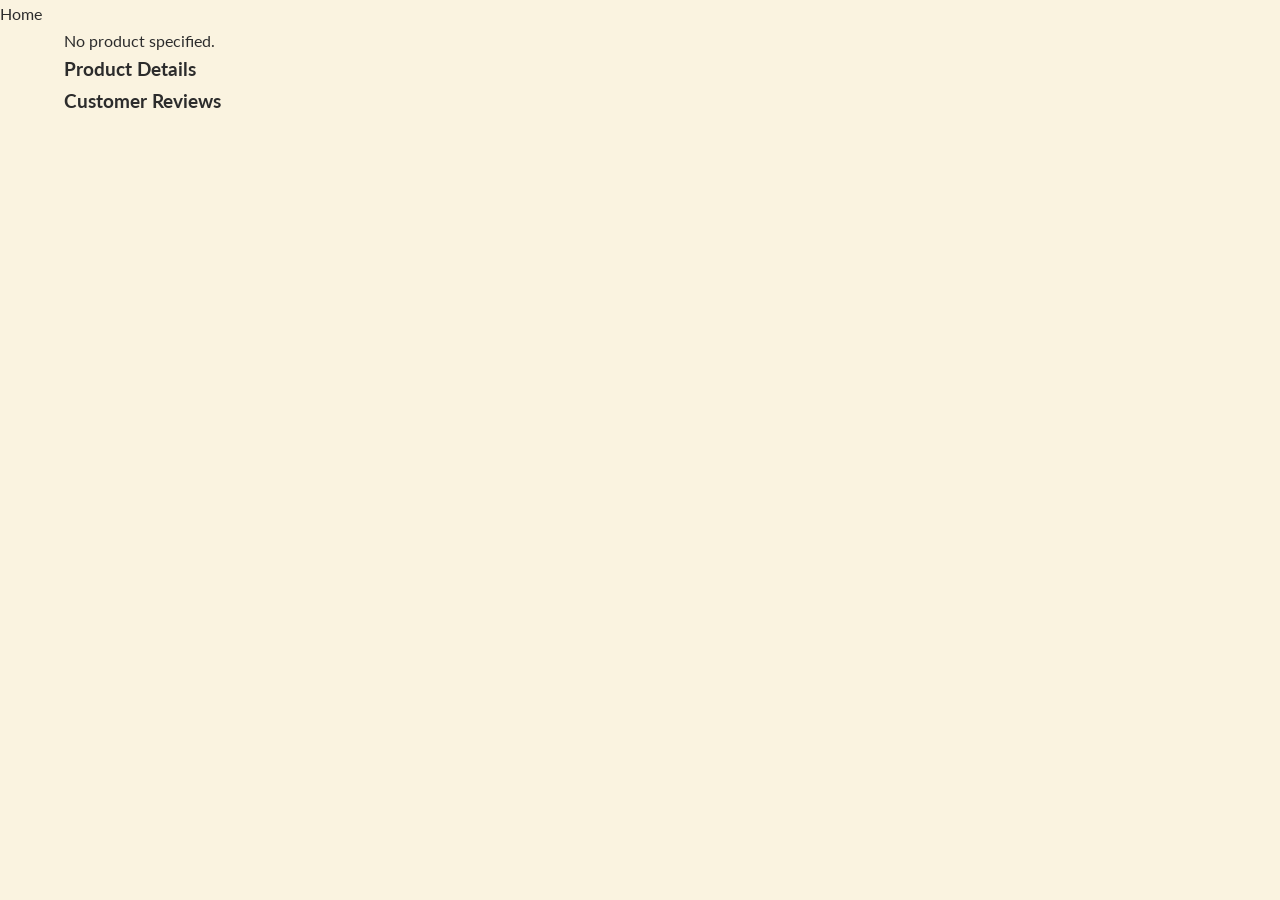
<file: frontend/pages/product.html>
<!DOCTYPE html>
<html lang="en">
<head>
  <meta charset="utf-8" />
  <meta name="viewport" content="width=device-width, initial-scale=1" />
  <title>Product — Prajapati Store</title>
  <link rel="stylesheet" href="../css/style.css" />
  <link rel="stylesheet" href="https://cdnjs.cloudflare.com/ajax/libs/font-awesome/6.5.1/css/all.min.css" />
</head>
<body>
  <header>
    <nav>
      <a href="../index.html">Home</a>
    </nav>
  </header>

  <main class="container product-page">
    <div class="product-detail-grid">
      <div id="gallery" class="product-gallery">
        <!-- Images go here -->
      </div>
      <div id="buybox" class="product-buybox">
        <!-- Buy box goes here -->
      </div>
    </div>

    <section id="product-specs" class="product-specs">
      <h3>Product Details</h3>
      <div id="specs-content"></div>
    </section>

    <section id="product-reviews" class="product-reviews">
      <h3>Customer Reviews</h3>
      <div id="reviews-list"></div>
    </section>
  </main>

  <script src="../js/product.js"></script>
</body>
</html>
</file>
<file: frontend/css/style.css>
/* ============================================================
   PRAJAPATI STORE – Premium Pottery E-Commerce CSS
   ============================================================ */

@import url('https://fonts.googleapis.com/css2?family=Playfair+Display:ital,wght@0,400;0,600;0,700;0,900;1,400;1,600&family=Lato:wght@300;400;700&family=Dancing+Script:wght@600&display=swap');

/* ── CSS Variables ── */
:root {
  --terracotta: #C1440E;
  --terracotta-light: #E8693A;
  --terracotta-dark: #8B2500;
  --cream: #FAF3E0;
  --cream-dark: #F0E4C8;
  --charcoal: #2C2C2C;
  --brown: #7B3F00;
  --brown-light: #A0522D;
  --sage: #8FAF7E;
  --sage-dark: #5E7A4E;
  --gold: #D4A030;
  --gold-light: #F0C84A;
  --white: #FFFFFF;
  --gray-100: #F8F4EE;
  --gray-200: #EAE0D0;
  --gray-400: #A09080;
  --gray-600: #6B5A4E;
  --shadow-sm: 0 2px 12px rgba(139, 37, 0, 0.08);
  --shadow-md: 0 8px 32px rgba(139, 37, 0, 0.14);
  --shadow-lg: 0 20px 60px rgba(44, 44, 44, 0.18);
  --radius: 12px;
  --radius-lg: 24px;
  --transition: all 0.35s cubic-bezier(0.4, 0, 0.2, 1);
  --font-heading: 'Playfair Display', serif;
  --font-body: 'Lato', sans-serif;
  --font-script: 'Dancing Script', cursive;
}

/* Folder-style placeholder for products without images */
.product-folder {
  display: flex;
  flex-direction: column;
  align-items: center;
  justify-content: center;
  gap: 8px;
  width: 100%;
  height: 100%;
  text-align: center;
  background: linear-gradient(135deg, var(--gray-100), var(--cream-dark));
  color: var(--terracotta-dark);
  text-decoration: none;
}
.product-folder .folder-icon {
  font-size: 2.2rem;
  background: rgba(193,68,14,0.06);
  padding: 10px;
  border-radius: 8px;
}
.product-folder .folder-gallery {
  display: flex;
  gap: 6px;
  padding: 4px 0;
}
.product-folder .folder-gallery span {
  width: 22px;
  height: 16px;
  border-radius: 4px;
  background: linear-gradient(135deg, rgba(193,68,14,0.16), rgba(255,255,255,0.9));
  box-shadow: inset 0 1px 3px rgba(0,0,0,0.08);
}
.product-folder .folder-label {
  font-weight: 700;
  font-size: 0.9rem;
  color: var(--charcoal);
  padding: 0 0.6rem;
}

/* ── Reset & Base ── */
*, *::before, *::after { box-sizing: border-box; margin: 0; padding: 0; }

html { scroll-behavior: smooth; font-size: 16px; }

body {
  font-family: var(--font-body);
  background-color: var(--cream);
  color: var(--charcoal);
  line-height: 1.7;
  overflow-x: hidden;
}

a { text-decoration: none; color: inherit; }
ul { list-style: none; }
img { max-width: 100%; display: block; }
button { cursor: pointer; border: none; background: none; font-family: var(--font-body); }
input { font-family: var(--font-body); }

/* ── Scrollbar ── */
::-webkit-scrollbar { width: 6px; }
::-webkit-scrollbar-track { background: var(--cream-dark); }
::-webkit-scrollbar-thumb { background: var(--terracotta); border-radius: 3px; }

/* ── Selection ── */
::selection { background: var(--terracotta-light); color: white; }

/* ============================================================
   LOADING SCREEN
   ============================================================ */
#loading-screen {
  position: fixed;
  inset: 0;
  background: radial-gradient(circle at center, #1b110a 0%, #0d0805 100%);
  z-index: 9999;
  display: flex;
  flex-direction: column;
  align-items: center;
  justify-content: center;
  gap: 24px;
  transition: opacity 0.6s ease, visibility 0.6s ease;
}
#loading-screen.hidden { opacity: 0; visibility: hidden; }

.loader-glow-orb {
  position: absolute;
  width: 200px;
  height: 200px;
  background: rgba(193, 68, 14, 0.16);
  border-radius: 50%;
  filter: blur(50px);
  z-index: 1;
  animation: pulseGlow 3s ease-in-out infinite;
}

@keyframes pulseGlow {
  0%, 100% { transform: scale(0.9); opacity: 0.5; }
  50% { transform: scale(1.2); opacity: 0.9; }
}

.loader-pot-svg {
  z-index: 2;
  filter: drop-shadow(0 0 12px rgba(193, 68, 14, 0.65));
}

.pot-outline {
  fill: none;
  stroke: var(--terracotta-light);
  stroke-width: 2.5;
  stroke-linecap: round;
  stroke-dasharray: 250;
  stroke-dashoffset: 250;
  animation: drawOutline 3s cubic-bezier(0.4, 0, 0.2, 1) infinite;
}

.pot-rim, .pot-opening {
  fill: none;
  stroke: var(--gold-light);
  stroke-width: 2;
  stroke-linecap: round;
  stroke-dasharray: 100;
  stroke-dashoffset: 100;
  animation: drawOutline 3s cubic-bezier(0.4, 0, 0.2, 1) infinite 0.4s;
}

@keyframes drawOutline {
  0% { stroke-dashoffset: 250; }
  50% { stroke-dashoffset: 0; }
  100% { stroke-dashoffset: -250; }
}

.loader-logo {
  font-family: var(--font-heading);
  font-size: 2.6rem;
  color: var(--cream);
  letter-spacing: 5px;
  z-index: 2;
  text-transform: uppercase;
  animation: logoBreath 3s ease-in-out infinite;
}
.loader-logo span { color: var(--terracotta-light); }

@keyframes logoBreath {
  0%, 100% { opacity: 0.9; transform: scale(0.99); text-shadow: 0 0 10px rgba(255,255,255,0.05); }
  50% { opacity: 1; transform: scale(1); text-shadow: 0 0 20px rgba(193, 68, 14, 0.2); }
}

.loader-bar {
  width: 220px;
  height: 4px;
  background: rgba(255,255,255,0.05);
  border-radius: 4px;
  overflow: hidden;
  position: relative;
  border: 1px solid rgba(255,255,255,0.05);
  box-shadow: 0 0 10px rgba(0, 0, 0, 0.3);
  z-index: 2;
}
.loader-bar::after {
  content: '';
  display: block;
  height: 100%;
  width: 0;
  background: linear-gradient(90deg, var(--terracotta), var(--gold));
  border-radius: 4px;
  box-shadow: 0 0 8px rgba(193, 68, 14, 0.8);
  animation: loadProgress 2.2s cubic-bezier(0.1, 0.8, 0.1, 1) forwards;
}
@keyframes loadProgress { to { width: 100%; } }

/* ============================================================
   NAVBAR
   ============================================================ */
#navbar {
  position: fixed;
  top: 0; left: 0; right: 0;
  z-index: 1000;
  padding: 0 5%;
  height: 75px;
  display: flex;
  align-items: center;
  justify-content: space-between;
  background: rgba(250, 243, 224, 0.92);
  backdrop-filter: blur(16px);
  -webkit-backdrop-filter: blur(16px);
  border-bottom: 1px solid rgba(193, 68, 14, 0.12);
  transition: var(--transition);
}
#navbar.scrolled {
  height: 65px;
  background: rgba(250, 243, 224, 0.98);
  box-shadow: var(--shadow-sm);
}

.nav-logo {
  display: flex;
  flex-direction: column;
  line-height: 1.1;
}
.nav-logo .logo-main {
  font-family: var(--font-heading);
  font-size: 1.4rem;
  font-weight: 700;
  color: var(--terracotta-dark);
  letter-spacing: 1px;
}
.nav-logo .logo-sub {
  font-family: var(--font-script);
  font-size: 0.75rem;
  color: var(--brown-light);
  letter-spacing: 2px;
}

.nav-links {
  display: flex;
  align-items: center;
  gap: 2rem;
}
.nav-links a {
  font-size: 0.88rem;
  font-weight: 700;
  letter-spacing: 1.5px;
  text-transform: uppercase;
  color: var(--charcoal);
  position: relative;
  padding-bottom: 4px;
  transition: color 0.3s ease;
}
.nav-links a::after {
  content: '';
  position: absolute;
  bottom: 0; left: 0;
  width: 0; height: 2px;
  background: var(--terracotta);
  border-radius: 1px;
  transition: width 0.3s ease;
}
.nav-links a:hover, .nav-links a.active { color: var(--terracotta); }
.nav-links a:hover::after, .nav-links a.active::after { width: 100%; }

.nav-actions {
  display: flex;
  align-items: center;
  gap: 1rem;
}

.nav-icon-btn {
  width: 42px; height: 42px;
  border-radius: 50%;
  display: flex; align-items: center; justify-content: center;
  color: var(--charcoal);
  font-size: 1.1rem;
  transition: var(--transition);
  position: relative;
}
.nav-icon-btn:hover {
  background: var(--terracotta);
  color: white;
  transform: translateY(-2px);
}

.cart-badge {
  position: absolute;
  top: -4px; right: -4px;
  background: var(--terracotta);
  color: white;
  font-size: 0.65rem;
  font-weight: 700;
  width: 18px; height: 18px;
  border-radius: 50%;
  display: flex; align-items: center; justify-content: center;
  transition: var(--transition);
}
.cart-badge.hidden { display: none; }

.hamburger {
  display: none;
  flex-direction: column;
  gap: 5px;
  padding: 6px;
  cursor: pointer;
}
.hamburger span {
  display: block;
  width: 24px; height: 2px;
  background: var(--charcoal);
  border-radius: 2px;
  transition: var(--transition);
}
.hamburger.open span:nth-child(1) { transform: translateY(7px) rotate(45deg); }
.hamburger.open span:nth-child(2) { opacity: 0; }
.hamburger.open span:nth-child(3) { transform: translateY(-7px) rotate(-45deg); }

/* Mobile Nav */
.mobile-menu {
  position: fixed;
  top: 75px; left: 0; right: 0;
  background: var(--cream);
  border-bottom: 2px solid var(--terracotta);
  padding: 1.5rem 5%;
  z-index: 999;
  transform: translateY(-110%);
  transition: transform 0.4s cubic-bezier(0.4, 0, 0.2, 1);
  box-shadow: var(--shadow-md);
}
.mobile-menu.open { transform: translateY(0); }
.mobile-menu a {
  display: block;
  padding: 0.75rem 0;
  font-size: 1rem;
  font-weight: 700;
  letter-spacing: 1px;
  text-transform: uppercase;
  color: var(--charcoal);
  border-bottom: 1px solid var(--gray-200);
  transition: color 0.3s;
}
.mobile-menu a:hover { color: var(--terracotta); }

/* ============================================================
   HERO SECTION
   ============================================================ */
#hero {
  position: relative;
  height: 100vh;
  min-height: 600px;
  display: flex;
  align-items: center;
  overflow: hidden;
}

.hero-bg {
  position: absolute;
  inset: 0;
  background:
    linear-gradient(90deg, rgba(16, 10, 6, 0.98) 0%, rgba(16, 10, 6, 0.88) 45%, rgba(16, 10, 6, 0) 100%),
    url('/images/potter_hero_bg.png') center / cover no-repeat;
  background-color: #100a06;
}

.hero-bg-pattern {
  position: absolute;
  inset: 0;
  background-image: radial-gradient(circle at 20% 80%, rgba(193, 68, 14, 0.25) 0%, transparent 50%),
    radial-gradient(circle at 80% 20%, rgba(212, 160, 48, 0.2) 0%, transparent 50%);
}

.hero-content {
  position: relative;
  z-index: 2;
  padding: 0 8% 5rem 8%;
  max-width: 700px;
}

.hero-eyebrow {
  display: inline-flex;
  align-items: center;
  gap: 10px;
  font-size: 0.8rem;
  font-weight: 700;
  letter-spacing: 3px;
  text-transform: uppercase;
  color: var(--gold-light);
  margin-bottom: 1.2rem;
  opacity: 0;
  transform: translateY(20px);
  animation: fadeUp 0.8s ease 0.3s forwards;
}
.hero-eyebrow::before, .hero-eyebrow::after {
  content: '';
  display: block;
  width: 30px; height: 1px;
  background: var(--gold-light);
}

.hero-title {
  font-family: var(--font-heading);
  font-size: clamp(2.8rem, 6vw, 5rem);
  font-weight: 900;
  line-height: 1.1;
  color: var(--white);
  margin-bottom: 1.5rem;
  opacity: 0;
  transform: translateY(30px);
  animation: fadeUp 0.8s ease 0.5s forwards;
}
.hero-title em {
  font-style: italic;
  color: var(--gold-light);
}

.hero-desc {
  font-size: 1.05rem;
  color: rgba(255,255,255,0.82);
  max-width: 520px;
  margin-bottom: 2.5rem;
  line-height: 1.8;
  opacity: 0;
  transform: translateY(20px);
  animation: fadeUp 0.8s ease 0.7s forwards;
}

.hero-btns {
  display: flex;
  gap: 1rem;
  flex-wrap: wrap;
  opacity: 0;
  transform: translateY(20px);
  animation: fadeUp 0.8s ease 0.9s forwards;
}

.btn-primary {
  display: inline-flex;
  align-items: center;
  gap: 8px;
  padding: 14px 32px;
  background: linear-gradient(135deg, var(--terracotta), var(--terracotta-dark));
  color: white;
  font-size: 0.88rem;
  font-weight: 700;
  letter-spacing: 1.5px;
  text-transform: uppercase;
  border-radius: 50px;
  transition: var(--transition);
  box-shadow: 0 6px 24px rgba(193, 68, 14, 0.45);
}
.btn-primary:hover {
  transform: translateY(-3px);
  box-shadow: 0 12px 36px rgba(193, 68, 14, 0.55);
  background: linear-gradient(135deg, var(--terracotta-light), var(--terracotta));
}

.btn-secondary {
  display: inline-flex;
  align-items: center;
  gap: 8px;
  padding: 13px 32px;
  background: transparent;
  color: white;
  font-size: 0.88rem;
  font-weight: 700;
  letter-spacing: 1.5px;
  text-transform: uppercase;
  border-radius: 50px;
  border: 2px solid rgba(255,255,255,0.6);
  transition: var(--transition);
}
.btn-secondary:hover {
  background: rgba(255,255,255,0.12);
  border-color: white;
  transform: translateY(-3px);
}

.hero-scroll-hint {
  position: absolute;
  bottom: 1.2rem;
  left: 50%;
  transform: translateX(-50%);
  display: flex;
  flex-direction: column;
  align-items: center;
  gap: 8px;
  color: rgba(255,255,255,0.6);
  font-size: 0.72rem;
  letter-spacing: 2px;
  text-transform: uppercase;
  animation: float 2s ease-in-out infinite;
  z-index: 3;
}
.scroll-mouse {
  width: 22px; height: 36px;
  border: 2px solid rgba(255,255,255,0.5);
  border-radius: 12px;
  display: flex;
  justify-content: center;
  padding-top: 5px;
}
.scroll-wheel {
  width: 3px; height: 8px;
  background: rgba(255,255,255,0.7);
  border-radius: 2px;
  animation: scrollWheel 1.8s ease infinite;
}
@keyframes scrollWheel {
  0% { transform: translateY(0); opacity: 1; }
  100% { transform: translateY(8px); opacity: 0; }
}
@keyframes float {
  0%, 100% { transform: translateX(-50%) translateY(0); }
  50% { transform: translateX(-50%) translateY(-6px); }
}

/* ============================================================
   ANNOUNCEMENT BANNER
   ============================================================ */
.announcement-banner {
  background: linear-gradient(90deg, var(--terracotta-dark), var(--terracotta), var(--brown));
  color: white;
  text-align: center;
  padding: 12px 5%;
  font-size: 0.82rem;
  font-weight: 700;
  letter-spacing: 2px;
  text-transform: uppercase;
  overflow: hidden;
}
.banner-ticker {
  display: inline-block;
  animation: ticker 20s linear infinite;
  white-space: nowrap;
}
@keyframes ticker {
  0% { transform: translateX(100vw); }
  100% { transform: translateX(-100%); }
}

.decor-category-section {
  padding: 2.5rem 0 1.5rem;
}
.decor-category-section .section-header {
  margin-bottom: 1.5rem;
}
.category-strip-wrap {
  position: relative;
}
.category-strip {
  display: flex;
  gap: 1rem;
  overflow-x: auto;
  padding-bottom: 6px;
  scroll-snap-type: x mandatory;
  -webkit-overflow-scrolling: touch;
}
.category-strip::-webkit-scrollbar {
  height: 8px;
}
.category-strip::-webkit-scrollbar-track {
  background: rgba(255,255,255,0.8);
}
.category-strip::-webkit-scrollbar-thumb {
  background: rgba(193,68,14,0.4);
  border-radius: 999px;
}
.category-card {
  flex: 0 0 auto;
  width: 150px;
  min-width: 150px;
  background: linear-gradient(180deg, rgba(255,255,255,0.98), rgba(250,243,224,0.98));
  border: 1px solid rgba(193,68,14,0.14);
  border-radius: 24px;
  padding: 1.25rem 1rem 0.9rem;
  text-align: center;
  color: var(--charcoal);
  scroll-snap-align: start;
  box-shadow: 0 10px 24px rgba(139,37,0,0.08);
  transition: transform 0.3s ease, box-shadow 0.3s ease;
}
.category-card:hover {
  transform: translateY(-6px);
  box-shadow: 0 18px 32px rgba(139,37,0,0.14);
}
.category-icon {
  width: 86px;
  height: 86px;
  margin: 0 auto 0.9rem;
  display: grid;
  place-items: center;
  border-radius: 50%;
  background: radial-gradient(circle at top left, rgba(255,241,214,0.9), rgba(193,68,14,0.18));
  box-shadow: inset 0 10px 18px rgba(255,255,255,0.55), 0 10px 20px rgba(193,68,14,0.08);
  color: var(--terracotta-dark);
  font-size: 1.9rem;
}
.category-label {
  display: block;
  font-size: 0.82rem;
  font-weight: 700;
  letter-spacing: 0.4px;
  margin-top: 0.15rem;
  line-height: 1.35;
}
.category-scroll-btn {
  position: absolute;
  top: 50%;
  right: -10px;
  transform: translateY(-50%);
  width: 46px;
  height: 46px;
  border-radius: 50%;
  border: 1px solid rgba(193,68,14,0.18);
  background: white;
  color: var(--terracotta);
  display: grid;
  place-items: center;
  box-shadow: 0 8px 20px rgba(139,37,0,0.12);
  transition: transform 0.3s ease, background 0.3s ease;
}
.category-scroll-btn:hover {
  transform: translateY(-50%) scale(1.05);
  background: var(--terracotta);
  color: white;
}

/* ============================================================
   SECTION UTILITIES
   ============================================================ */
.section-header {
  text-align: center;
  margin-bottom: 3.5rem;
}
.section-eyebrow {
  display: inline-flex;
  align-items: center;
  gap: 10px;
  font-size: 0.75rem;
  font-weight: 700;
  letter-spacing: 3px;
  text-transform: uppercase;
  color: var(--terracotta);
  margin-bottom: 0.8rem;
}
.section-eyebrow::before, .section-eyebrow::after {
  content: '';
  display: block;
  width: 25px; height: 1px;
  background: var(--terracotta);
}
.section-title {
  font-family: var(--font-heading);
  font-size: clamp(1.8rem, 3.5vw, 2.8rem);
  font-weight: 700;
  color: var(--charcoal);
  line-height: 1.2;
  margin-bottom: 0.8rem;
}
.section-desc {
  font-size: 1rem;
  color: var(--gray-600);
  max-width: 520px;
  margin: 0 auto;
  line-height: 1.8;
}

.container {
  max-width: 1280px;
  margin: 0 auto;
  padding: 0 5%;
}
.section { padding: 6rem 0; }
.section-alt { background: var(--gray-100); }

/* ============================================================
   STORY STRIP
   ============================================================ */
.story-strip {
  background: linear-gradient(135deg, var(--charcoal) 0%, var(--brown) 100%);
  padding: 3.5rem 5%;
}
.story-strip-inner {
  max-width: 1280px;
  margin: 0 auto;
  display: grid;
  grid-template-columns: repeat(auto-fit, minmax(220px, 1fr));
  gap: 2.5rem;
  align-items: center;
}
.story-stat {
  text-align: center;
  color: white;
  padding: 1.5rem;
  border-right: 1px solid rgba(255,255,255,0.1);
}
.story-stat:last-child { border-right: none; }
.story-stat .stat-num {
  font-family: var(--font-heading);
  font-size: 2.5rem;
  font-weight: 700;
  color: var(--gold-light);
  line-height: 1;
  margin-bottom: 0.3rem;
}
.story-stat .stat-label {
  font-size: 0.8rem;
  letter-spacing: 2px;
  text-transform: uppercase;
  color: rgba(255,255,255,0.7);
}

/* ============================================================
   SEARCH BAR
   ============================================================ */
.search-section {
  background: var(--cream-dark);
  padding: 2rem 5%;
  border-bottom: 1px solid var(--gray-200);
}
.search-wrapper {
  max-width: 600px;
  margin: 0 auto;
  position: relative;
}
.search-input {
  width: 100%;
  padding: 14px 55px 14px 20px;
  border: 2px solid var(--gray-200);
  border-radius: 50px;
  background: white;
  font-size: 0.95rem;
  color: var(--charcoal);
  outline: none;
  transition: var(--transition);
}
.search-input:focus {
  border-color: var(--terracotta);
  box-shadow: 0 0 0 4px rgba(193, 68, 14, 0.1);
}
.search-btn {
  position: absolute;
  right: 8px; top: 50%;
  transform: translateY(-50%);
  width: 40px; height: 40px;
  border-radius: 50%;
  background: var(--terracotta);
  color: white;
  display: flex; align-items: center; justify-content: center;
  font-size: 0.9rem;
  transition: var(--transition);
}
.search-btn:hover { background: var(--terracotta-dark); transform: translateY(-50%) scale(1.05); }

/* ============================================================
   PRODUCT FILTERS
   ============================================================ */
.filter-bar {
  display: flex;
  align-items: center;
  gap: 0.6rem;
  flex-wrap: wrap;
  margin-bottom: 2.5rem;
}
.filter-btn {
  padding: 8px 20px;
  border-radius: 50px;
  font-size: 0.8rem;
  font-weight: 700;
  letter-spacing: 1px;
  text-transform: uppercase;
  border: 2px solid var(--gray-200);
  color: var(--gray-600);
  background: white;
  transition: var(--transition);
}
.filter-btn:hover, .filter-btn.active {
  background: var(--terracotta);
  border-color: var(--terracotta);
  color: white;
  transform: translateY(-2px);
  box-shadow: 0 4px 16px rgba(193, 68, 14, 0.3);
}

/* ============================================================
   PRODUCT GRID
   ============================================================ */
.product-grid {
  display: grid;
  grid-template-columns: repeat(auto-fill, minmax(280px, 1fr));
  gap: 2rem;
}

.product-card {
  background: white;
  border-radius: var(--radius-lg);
  overflow: hidden;
  box-shadow: var(--shadow-sm);
  transition: var(--transition);
  position: relative;
  cursor: pointer;
}
.product-card:hover {
  transform: translateY(-8px);
  box-shadow: var(--shadow-lg);
}

.product-img-wrap {
  position: relative;
  overflow: hidden;
  aspect-ratio: 3/4;
  background: var(--gray-100);
}
.product-img-wrap img {
  width: 100%; height: 100%;
  object-fit: cover;
  transition: transform 0.6s cubic-bezier(0.4, 0, 0.2, 1);
}
.product-card:hover .product-img-wrap img { transform: scale(1.08); }

.product-img-placeholder {
  width: 100%; height: 100%;
  display: flex;
  align-items: center;
  justify-content: center;
  font-size: 4rem;
  background: linear-gradient(135deg, var(--cream-dark), var(--gray-200));
}

.product-badge {
  position: absolute;
  top: 14px; left: 14px;
  padding: 5px 12px;
  border-radius: 50px;
  font-size: 0.7rem;
  font-weight: 700;
  letter-spacing: 1px;
  text-transform: uppercase;
  z-index: 2;
}
.badge-eco { background: var(--sage); color: white; }
.badge-new { background: var(--gold); color: white; }
.badge-bestseller { background: var(--terracotta); color: white; }
.badge-sale { background: var(--brown); color: white; }

.product-actions {
  position: absolute;
  top: 14px; right: 14px;
  display: flex;
  flex-direction: column;
  gap: 8px;
  z-index: 2;
  opacity: 0;
  transform: translateX(12px);
  transition: var(--transition);
}
.product-card:hover .product-actions { opacity: 1; transform: translateX(0); }

.action-btn {
  width: 38px; height: 38px;
  border-radius: 50%;
  background: white;
  display: flex; align-items: center; justify-content: center;
  font-size: 0.9rem;
  color: var(--charcoal);
  box-shadow: var(--shadow-sm);
  transition: var(--transition);
}
.action-btn:hover { background: var(--terracotta); color: white; transform: scale(1.1); }
.action-btn.wishlist-active { background: var(--terracotta); color: white; }

.product-info {
  padding: 1.3rem 1.5rem 1.5rem;
}
.product-category {
  font-size: 0.7rem;
  font-weight: 700;
  letter-spacing: 2px;
  text-transform: uppercase;
  color: var(--terracotta);
  margin-bottom: 0.4rem;
}
.product-name {
  font-family: var(--font-heading);
  font-size: 1.1rem;
  font-weight: 600;
  color: var(--charcoal);
  margin-bottom: 0.5rem;
  line-height: 1.3;
}
.product-rating {
  display: flex;
  align-items: center;
  gap: 6px;
  margin-bottom: 0.8rem;
}
.stars { color: var(--gold); font-size: 0.78rem; }
.rating-count { font-size: 0.75rem; color: var(--gray-400); }

.product-price-row {
  display: flex;
  align-items: center;
  justify-content: space-between;
}
.price-group { display: flex; align-items: baseline; gap: 8px; }
.price-current {
  font-family: var(--font-heading);
  font-size: 1.3rem;
  font-weight: 700;
  color: var(--terracotta-dark);
}
.price-original {
  font-size: 0.9rem;
  color: var(--gray-400);
  text-decoration: line-through;
}
.add-to-cart-btn {
  width: 40px; height: 40px;
  border-radius: 50%;
  background: var(--terracotta);
  color: white;
  display: flex; align-items: center; justify-content: center;
  font-size: 1rem;
  transition: var(--transition);
  box-shadow: 0 4px 14px rgba(193, 68, 14, 0.35);
}
.add-to-cart-btn:hover { background: var(--terracotta-dark); transform: scale(1.12) rotate(8deg); }

/* Folder-style placeholder for products without images */
.product-folder {
  display: flex;
  flex-direction: column;
  align-items: center;
  justify-content: center;
  gap: 8px;
  width: 100%;
  height: 100%;
  text-align: center;
  background: linear-gradient(135deg, var(--gray-100), var(--cream-dark));
  color: var(--terracotta-dark);
  text-decoration: none;
}
.product-folder .folder-icon {
  font-size: 2.2rem;
  background: rgba(193,68,14,0.06);
  padding: 10px;
  border-radius: 8px;
}
.product-folder .folder-label {
  font-weight: 700;
  font-size: 0.9rem;
  color: var(--charcoal);
  padding: 0 0.6rem;
}

/* ============================================================
   GANESHA SECTION
   ============================================================ */
#ganesha-section {
  background: var(--cream);
  position: relative;
  overflow: hidden;
}
#ganesha-section::before {
  content: 'ॐ';
  position: absolute;
  font-size: 30rem;
  color: rgba(193, 68, 14, 0.04);
  top: -5rem; right: -5rem;
  line-height: 1;
  font-family: serif;
  pointer-events: none;
}

.eco-badge-strip {
  display: flex;
  gap: 1rem;
  flex-wrap: wrap;
  margin-bottom: 2rem;
}
.eco-pill {
  display: inline-flex;
  align-items: center;
  gap: 6px;
  padding: 6px 14px;
  border-radius: 50px;
  background: rgba(143, 175, 126, 0.15);
  border: 1px solid rgba(143, 175, 126, 0.4);
  color: var(--sage-dark);
  font-size: 0.75rem;
  font-weight: 700;
  letter-spacing: 1px;
  text-transform: uppercase;
}

/* ============================================================
   HOUSEHOLD SECTION
   ============================================================ */
#household-section {
  background: var(--gray-100);
  position: relative;
}

/* ============================================================
   FEATURED CAROUSEL
   ============================================================ */
#featured-section {
  background: var(--charcoal);
  padding: 5rem 0;
  overflow: hidden;
}
#featured-section .section-title { color: var(--white); }
#featured-section .section-eyebrow { color: var(--gold-light); }
#featured-section .section-eyebrow::before,
#featured-section .section-eyebrow::after { background: var(--gold-light); }
#featured-section .section-desc { color: rgba(255,255,255,0.6); }

.carousel-wrapper {
  position: relative;
  overflow: hidden;
  padding: 1rem 0;
}
.carousel-track {
  display: flex;
  gap: 1.5rem;
  transition: transform 0.5s cubic-bezier(0.4, 0, 0.2, 1);
}
.carousel-card {
  flex: 0 0 calc(25% - 1.5rem * 3 / 4);
  min-width: 260px;
  background: rgba(255,255,255,0.06);
  border: 1px solid rgba(255,255,255,0.1);
  border-radius: var(--radius-lg);
  overflow: hidden;
  transition: var(--transition);
  cursor: pointer;
}
.carousel-card:hover {
  background: rgba(255,255,255,0.1);
  transform: translateY(-6px);
  border-color: rgba(212, 160, 48, 0.4);
}
.carousel-card-img {
  aspect-ratio: 1/1;
  background: rgba(255,255,255,0.05);
  overflow: hidden;
  display: flex;
  align-items: center;
  justify-content: center;
  font-size: 4rem;
}
.carousel-card-img img {
  width: 100%; height: 100%;
  object-fit: cover;
  transition: transform 0.5s ease;
}
.carousel-card:hover .carousel-card-img img { transform: scale(1.08); }
.carousel-card-info {
  padding: 1.2rem;
}
.carousel-card-name {
  font-family: var(--font-heading);
  font-size: 1rem;
  color: white;
  margin-bottom: 0.4rem;
}
.carousel-card-price {
  font-size: 1.1rem;
  font-weight: 700;
  color: var(--gold-light);
}

.carousel-nav {
  display: flex;
  justify-content: center;
  align-items: center;
  gap: 1rem;
  margin-top: 2rem;
}
.carousel-nav-btn {
  width: 46px; height: 46px;
  border-radius: 50%;
  background: rgba(255,255,255,0.1);
  border: 1px solid rgba(255,255,255,0.2);
  color: white;
  display: flex; align-items: center; justify-content: center;
  font-size: 1rem;
  transition: var(--transition);
}
.carousel-nav-btn:hover { background: var(--terracotta); border-color: var(--terracotta); }

.carousel-dots {
  display: flex;
  gap: 6px;
}
.carousel-dot {
  width: 8px; height: 8px;
  border-radius: 50%;
  background: rgba(255,255,255,0.25);
  transition: var(--transition);
  cursor: pointer;
}
.carousel-dot.active { background: var(--gold-light); width: 24px; border-radius: 4px; }

/* ============================================================
   ABOUT SECTION
   ============================================================ */
#about-section {
  background: var(--cream);
  overflow: hidden;
}
.about-grid {
  display: grid;
  grid-template-columns: 1fr 1fr;
  gap: 5rem;
  align-items: center;
}
.about-img-grid {
  display: grid;
  grid-template-columns: 1fr 1fr;
  grid-template-rows: auto auto;
  gap: 1rem;
}
.about-img-grid .img-main {
  grid-column: 1 / -1;
  border-radius: var(--radius-lg);
  overflow: hidden;
  height: 280px;
}
.about-img-grid .img-side {
  border-radius: var(--radius);
  overflow: hidden;
  height: 180px;
}
.about-img-grid img {
  width: 100%; height: 100%;
  object-fit: cover;
  transition: transform 0.6s ease;
}
.about-img-grid img:hover { transform: scale(1.05); }
.about-img-placeholder {
  width: 100%; height: 100%;
  background: linear-gradient(135deg, var(--cream-dark), var(--gray-200));
  display: flex; align-items: center; justify-content: center;
  font-size: 3rem;
}
.about-content .section-header { text-align: left; }
.about-content .section-eyebrow { justify-content: flex-start; }
.about-content .section-desc { margin: 0; max-width: 100%; }
.about-features {
  display: grid;
  grid-template-columns: 1fr 1fr;
  gap: 1.2rem;
  margin-top: 2rem;
}
.about-feature {
  display: flex;
  align-items: flex-start;
  gap: 0.8rem;
}
.feature-icon {
  width: 40px; height: 40px;
  border-radius: 10px;
  background: rgba(193, 68, 14, 0.1);
  display: flex; align-items: center; justify-content: center;
  font-size: 1.1rem;
  flex-shrink: 0;
}
.feature-text strong {
  display: block;
  font-size: 0.85rem;
  font-weight: 700;
  color: var(--charcoal);
  margin-bottom: 2px;
}
.feature-text span {
  font-size: 0.78rem;
  color: var(--gray-600);
}

/* ============================================================
   TESTIMONIALS
   ============================================================ */
#testimonials {
  background: linear-gradient(135deg, var(--brown) 0%, var(--terracotta-dark) 100%);
  position: relative;
  overflow: hidden;
}
#testimonials::before {
  content: '"';
  position: absolute;
  font-family: var(--font-heading);
  font-size: 35rem;
  color: rgba(255,255,255,0.04);
  top: -10rem; left: -3rem;
  line-height: 1;
}
#testimonials .section-title { color: white; }
#testimonials .section-eyebrow { color: var(--gold-light); }
#testimonials .section-eyebrow::before,
#testimonials .section-eyebrow::after { background: var(--gold-light); }

.testimonials-grid {
  display: grid;
  grid-template-columns: repeat(auto-fit, minmax(300px, 1fr));
  gap: 1.5rem;
}
.testimonial-card {
  background: rgba(255,255,255,0.1);
  backdrop-filter: blur(12px);
  border: 1px solid rgba(255,255,255,0.15);
  border-radius: var(--radius-lg);
  padding: 2rem;
  transition: var(--transition);
}
.testimonial-card:hover {
  background: rgba(255,255,255,0.16);
  transform: translateY(-5px);
}
.testimonial-stars { color: var(--gold-light); font-size: 0.9rem; margin-bottom: 1rem; }
.testimonial-text {
  font-size: 0.95rem;
  color: rgba(255,255,255,0.9);
  line-height: 1.8;
  margin-bottom: 1.5rem;
  font-style: italic;
}
.testimonial-author {
  display: flex;
  align-items: center;
  gap: 0.8rem;
}
.author-avatar {
  width: 46px; height: 46px;
  border-radius: 50%;
  background: linear-gradient(135deg, var(--terracotta-light), var(--gold));
  display: flex; align-items: center; justify-content: center;
  font-family: var(--font-heading);
  font-size: 1.1rem;
  font-weight: 700;
  color: white;
  flex-shrink: 0;
}
.author-name {
  font-weight: 700;
  color: white;
  font-size: 0.9rem;
}
.author-loc {
  font-size: 0.75rem;
  color: rgba(255,255,255,0.6);
}

/* ============================================================
   NEWSLETTER
   ============================================================ */
#newsletter {
  background: var(--cream);
  text-align: center;
}
.newsletter-inner {
  max-width: 560px;
  margin: 0 auto;
}
.newsletter-form {
  display: flex;
  gap: 0.6rem;
  margin-top: 2rem;
  flex-wrap: wrap;
}
.newsletter-input {
  flex: 1;
  min-width: 200px;
  padding: 14px 20px;
  border: 2px solid var(--gray-200);
  border-radius: 50px;
  font-size: 0.9rem;
  background: white;
  outline: none;
  transition: var(--transition);
}
.newsletter-input:focus {
  border-color: var(--terracotta);
  box-shadow: 0 0 0 4px rgba(193,68,14,0.1);
}
.newsletter-btn {
  padding: 14px 28px;
  border-radius: 50px;
  background: linear-gradient(135deg, var(--terracotta), var(--terracotta-dark));
  color: white;
  font-size: 0.88rem;
  font-weight: 700;
  letter-spacing: 1px;
  text-transform: uppercase;
  transition: var(--transition);
  white-space: nowrap;
  box-shadow: 0 6px 20px rgba(193,68,14,0.35);
}
.newsletter-btn:hover { transform: translateY(-2px); box-shadow: 0 10px 30px rgba(193,68,14,0.45); }
.newsletter-note {
  font-size: 0.75rem;
  color: var(--gray-400);
  margin-top: 1rem;
}

/* ============================================================
   FOOTER
   ============================================================ */
footer {
  background: var(--charcoal);
  color: rgba(255,255,255,0.75);
  padding: 5rem 5% 2rem;
}
.footer-grid {
  display: grid;
  grid-template-columns: 2fr 1fr 1fr 1fr;
  gap: 3rem;
  margin-bottom: 3rem;
}
.footer-brand .logo-main {
  font-family: var(--font-heading);
  font-size: 1.6rem;
  font-weight: 700;
  color: white;
  margin-bottom: 0.3rem;
}
.footer-brand .logo-main span { color: var(--terracotta-light); }
.footer-brand .logo-sub {
  font-family: var(--font-script);
  font-size: 0.85rem;
  color: var(--gray-400);
  letter-spacing: 2px;
  margin-bottom: 1rem;
}
.footer-brand p { font-size: 0.85rem; line-height: 1.8; color: rgba(255,255,255,0.55); max-width: 280px; }
.social-links { display: flex; gap: 0.7rem; margin-top: 1.5rem; }
.social-link {
  width: 38px; height: 38px;
  border-radius: 50%;
  background: rgba(255,255,255,0.08);
  border: 1px solid rgba(255,255,255,0.12);
  display: flex; align-items: center; justify-content: center;
  color: rgba(255,255,255,0.7);
  font-size: 0.85rem;
  transition: var(--transition);
}
.social-link:hover { background: var(--terracotta); border-color: var(--terracotta); color: white; }
.footer-col h4 {
  font-size: 0.8rem;
  font-weight: 700;
  letter-spacing: 2px;
  text-transform: uppercase;
  color: white;
  margin-bottom: 1.2rem;
  position: relative;
  padding-bottom: 0.6rem;
}
.footer-col h4::after {
  content: '';
  position: absolute;
  bottom: 0; left: 0;
  width: 24px; height: 2px;
  background: var(--terracotta);
  border-radius: 1px;
}
.footer-col ul li { margin-bottom: 0.6rem; }
.footer-col ul li a {
  font-size: 0.85rem;
  color: rgba(255,255,255,0.55);
  transition: color 0.3s;
}
.footer-col ul li a:hover { color: var(--terracotta-light); }
.footer-contact-item {
  display: flex;
  align-items: flex-start;
  gap: 0.6rem;
  margin-bottom: 0.8rem;
  font-size: 0.82rem;
  color: rgba(255,255,255,0.55);
}
.footer-contact-item i { color: var(--terracotta-light); margin-top: 2px; }
.footer-bottom {
  border-top: 1px solid rgba(255,255,255,0.08);
  padding-top: 1.5rem;
  display: flex;
  align-items: center;
  justify-content: space-between;
  flex-wrap: wrap;
  gap: 1rem;
}
.footer-bottom p { font-size: 0.8rem; color: rgba(255,255,255,0.35); }
.payment-icons { display: flex; gap: 0.5rem; }
.payment-icon {
  padding: 4px 10px;
  background: rgba(255,255,255,0.08);
  border-radius: 4px;
  font-size: 0.7rem;
  color: rgba(255,255,255,0.5);
  letter-spacing: 1px;
  font-weight: 700;
  text-transform: uppercase;
}

/* ============================================================
   CART SIDEBAR
   ============================================================ */
.cart-overlay {
  position: fixed;
  inset: 0;
  background: rgba(0,0,0,0.55);
  z-index: 2000;
  opacity: 0;
  visibility: hidden;
  transition: var(--transition);
}
.cart-overlay.open { opacity: 1; visibility: visible; }

.cart-sidebar {
  position: fixed;
  top: 0; right: 0;
  width: 420px;
  max-width: 95vw;
  height: 100vh;
  background: white;
  z-index: 2001;
  display: flex;
  flex-direction: column;
  transform: translateX(100%);
  transition: transform 0.4s cubic-bezier(0.4, 0, 0.2, 1);
  box-shadow: -20px 0 60px rgba(0,0,0,0.2);
}
.cart-sidebar.open { transform: translateX(0); }

.cart-header {
  padding: 1.5rem 1.5rem 1rem;
  border-bottom: 1px solid var(--gray-200);
  display: flex;
  align-items: center;
  justify-content: space-between;
}
.cart-header h3 {
  font-family: var(--font-heading);
  font-size: 1.3rem;
  font-weight: 700;
  color: var(--charcoal);
}
.cart-close-btn {
  width: 38px; height: 38px;
  border-radius: 50%;
  background: var(--gray-100);
  display: flex; align-items: center; justify-content: center;
  font-size: 1rem;
  color: var(--charcoal);
  transition: var(--transition);
}
.cart-close-btn:hover { background: var(--terracotta); color: white; }
.cart-count-label {
  font-size: 0.78rem;
  color: var(--gray-400);
  padding-left: 0.3rem;
}

.cart-items {
  flex: 1;
  overflow-y: auto;
  padding: 1rem 1.5rem;
}

.cart-empty {
  display: flex;
  flex-direction: column;
  align-items: center;
  justify-content: center;
  gap: 1rem;
  height: 100%;
  color: var(--gray-400);
  text-align: center;
}
.cart-empty i { font-size: 3rem; color: var(--gray-200); }
.cart-empty h4 {
  font-family: var(--font-heading);
  font-size: 1.1rem;
  color: var(--gray-600);
}
.cart-empty p { font-size: 0.85rem; }

.cart-item {
  display: flex;
  gap: 1rem;
  padding: 1rem 0;
  border-bottom: 1px solid var(--gray-200);
  animation: slideInCart 0.3s ease;
}
@keyframes slideInCart { from { opacity: 0; transform: translateX(20px); } }

.cart-item-img {
  width: 75px; height: 85px;
  border-radius: var(--radius);
  overflow: hidden;
  background: var(--gray-100);
  flex-shrink: 0;
}
.cart-item-img img { width: 100%; height: 100%; object-fit: cover; }
.cart-item-img .cart-item-emoji {
  width: 100%; height: 100%;
  display: flex; align-items: center; justify-content: center;
  font-size: 2rem;
}

.cart-item-info { flex: 1; }
.cart-item-name {
  font-family: var(--font-heading);
  font-size: 0.95rem;
  font-weight: 600;
  color: var(--charcoal);
  margin-bottom: 0.2rem;
}
.cart-item-cat {
  font-size: 0.72rem;
  color: var(--terracotta);
  font-weight: 700;
  letter-spacing: 1px;
  text-transform: uppercase;
  margin-bottom: 0.6rem;
}
.cart-item-qty {
  display: flex;
  align-items: center;
  gap: 0.5rem;
}
.qty-btn {
  width: 28px; height: 28px;
  border-radius: 50%;
  background: var(--gray-100);
  display: flex; align-items: center; justify-content: center;
  font-size: 0.9rem;
  color: var(--charcoal);
  transition: var(--transition);
}
.qty-btn:hover { background: var(--terracotta); color: white; }
.qty-num { font-size: 0.9rem; font-weight: 700; min-width: 20px; text-align: center; }
.cart-item-price {
  font-family: var(--font-heading);
  font-size: 1rem;
  font-weight: 700;
  color: var(--terracotta-dark);
  white-space: nowrap;
}
.cart-item-remove {
  width: 28px; height: 28px;
  border-radius: 50%;
  background: rgba(193, 68, 14, 0.08);
  display: flex; align-items: center; justify-content: center;
  font-size: 0.75rem;
  color: var(--terracotta);
  transition: var(--transition);
}
.cart-item-remove:hover { background: var(--terracotta); color: white; }

.cart-footer {
  padding: 1.2rem 1.5rem 1.5rem;
  border-top: 1px solid var(--gray-200);
  background: var(--gray-100);
}
.cart-subtotal {
  display: flex;
  justify-content: space-between;
  align-items: center;
  margin-bottom: 0.5rem;
}
.cart-subtotal span:first-child { font-size: 0.85rem; color: var(--gray-600); }
.cart-subtotal-amount {
  font-family: var(--font-heading);
  font-size: 1.2rem;
  font-weight: 700;
  color: var(--charcoal);
}
.cart-total {
  display: flex;
  justify-content: space-between;
  align-items: center;
  padding: 0.8rem 0;
  border-top: 1px solid var(--gray-200);
  margin-bottom: 1rem;
}
.cart-total span:first-child {
  font-size: 0.88rem;
  font-weight: 700;
  color: var(--charcoal);
  text-transform: uppercase;
  letter-spacing: 1px;
}
.cart-total-amount {
  font-family: var(--font-heading);
  font-size: 1.4rem;
  font-weight: 700;
  color: var(--terracotta-dark);
}
.checkout-btn {
  display: flex;
  align-items: center;
  justify-content: center;
  gap: 8px;
  width: 100%;
  padding: 15px;
  background: linear-gradient(135deg, var(--terracotta), var(--terracotta-dark));
  color: white;
  font-size: 0.9rem;
  font-weight: 700;
  letter-spacing: 1.5px;
  text-transform: uppercase;
  border-radius: 50px;
  transition: var(--transition);
  box-shadow: 0 6px 24px rgba(193, 68, 14, 0.4);
}
.checkout-btn:hover { transform: translateY(-2px); box-shadow: 0 10px 32px rgba(193, 68, 14, 0.5); }
.continue-shopping {
  display: block;
  text-align: center;
  margin-top: 0.8rem;
  font-size: 0.8rem;
  color: var(--gray-600);
  transition: color 0.3s;
  cursor: pointer;
}
.continue-shopping:hover { color: var(--terracotta); }

/* ============================================================
   PRODUCT MODAL
   ============================================================ */
.modal-overlay {
  position: fixed;
  inset: 0;
  background: rgba(0,0,0,0.7);
  z-index: 3000;
  display: flex;
  align-items: center;
  justify-content: center;
  padding: 1rem;
  opacity: 0;
  visibility: hidden;
  transition: var(--transition);
}
.modal-overlay.open { opacity: 1; visibility: visible; }

.product-modal {
  background: white;
  border-radius: var(--radius-lg);
  max-width: 900px;
  width: 100%;
  max-height: 90vh;
  overflow-y: auto;
  display: grid;
  grid-template-columns: 1fr 1fr;
  box-shadow: var(--shadow-lg);
  transform: scale(0.95) translateY(20px);
  transition: transform 0.4s cubic-bezier(0.4, 0, 0.2, 1);
}
.modal-overlay.open .product-modal { transform: scale(1) translateY(0); }

.modal-gallery {
  position: relative;
  background: var(--gray-100);
  border-radius: var(--radius-lg) 0 0 var(--radius-lg);
  overflow: hidden;
}
.modal-main-img {
  aspect-ratio: 3/4;
  overflow: hidden;
}
.modal-main-img img {
  width: 100%; height: 100%;
  object-fit: cover;
}
.modal-main-img .modal-emoji {
  width: 100%; height: 100%;
  display: flex; align-items: center; justify-content: center;
  font-size: 8rem;
  background: linear-gradient(135deg, var(--cream-dark), var(--gray-200));
}
.modal-close {
  position: absolute;
  top: 12px; right: 12px;
  width: 36px; height: 36px;
  border-radius: 50%;
  background: rgba(255,255,255,0.9);
  display: flex; align-items: center; justify-content: center;
  font-size: 1rem;
  color: var(--charcoal);
  transition: var(--transition);
  z-index: 1;
}
.modal-close:hover { background: var(--terracotta); color: white; }

.modal-info {
  padding: 2.5rem 2rem;
  display: flex;
  flex-direction: column;
}
.modal-category {
  font-size: 0.72rem;
  font-weight: 700;
  letter-spacing: 2px;
  text-transform: uppercase;
  color: var(--terracotta);
  margin-bottom: 0.5rem;
}
.modal-name {
  font-family: var(--font-heading);
  font-size: 1.6rem;
  font-weight: 700;
  color: var(--charcoal);
  line-height: 1.2;
  margin-bottom: 0.8rem;
}
.modal-rating {
  display: flex;
  align-items: center;
  gap: 8px;
  margin-bottom: 1rem;
}
.modal-price {
  display: flex;
  align-items: baseline;
  gap: 12px;
  margin-bottom: 1.2rem;
}
.modal-price-current {
  font-family: var(--font-heading);
  font-size: 1.8rem;
  font-weight: 700;
  color: var(--terracotta-dark);
}
.modal-price-original {
  font-size: 1rem;
  color: var(--gray-400);
  text-decoration: line-through;
}
.modal-desc {
  font-size: 0.9rem;
  color: var(--gray-600);
  line-height: 1.8;
  margin-bottom: 1.5rem;
}
.modal-features {
  display: flex;
  flex-wrap: wrap;
  gap: 0.5rem;
  margin-bottom: 1.5rem;
}
.modal-feature-tag {
  padding: 5px 12px;
  border-radius: 50px;
  background: rgba(143, 175, 126, 0.12);
  border: 1px solid rgba(143, 175, 126, 0.3);
  color: var(--sage-dark);
  font-size: 0.75rem;
  font-weight: 700;
}
.modal-qty-row {
  display: flex;
  align-items: center;
  gap: 1rem;
  margin-bottom: 1.5rem;
}
.modal-qty-label { font-size: 0.85rem; font-weight: 700; color: var(--charcoal); }
.modal-qty-ctrl {
  display: flex;
  align-items: center;
  gap: 0.5rem;
  background: var(--gray-100);
  border-radius: 50px;
  padding: 4px;
}
.modal-qty-btn {
  width: 32px; height: 32px;
  border-radius: 50%;
  background: white;
  display: flex; align-items: center; justify-content: center;
  font-size: 1rem;
  font-weight: 700;
  transition: var(--transition);
}
.modal-qty-btn:hover { background: var(--terracotta); color: white; }
.modal-qty-num { font-size: 1rem; font-weight: 700; min-width: 30px; text-align: center; }
.modal-actions {
  display: flex;
  gap: 0.8rem;
  margin-top: auto;
}
.modal-add-cart {
  flex: 1;
  padding: 14px;
  background: linear-gradient(135deg, var(--terracotta), var(--terracotta-dark));
  color: white;
  font-size: 0.88rem;
  font-weight: 700;
  letter-spacing: 1px;
  text-transform: uppercase;
  border-radius: 50px;
  transition: var(--transition);
  box-shadow: 0 6px 20px rgba(193, 68, 14, 0.35);
}
.modal-add-cart:hover { transform: translateY(-2px); box-shadow: 0 10px 30px rgba(193, 68, 14, 0.5); }
.modal-wishlist-btn {
  width: 50px; height: 50px;
  border-radius: 50%;
  border: 2px solid var(--gray-200);
  display: flex; align-items: center; justify-content: center;
  font-size: 1.1rem;
  color: var(--charcoal);
  transition: var(--transition);
}
.modal-wishlist-btn:hover, .modal-wishlist-btn.active {
  background: var(--terracotta);
  border-color: var(--terracotta);
  color: white;
}

/* ============================================================
   TOAST NOTIFICATION
   ============================================================ */
.toast-container {
  position: fixed;
  top: 90px; right: 1.5rem;
  z-index: 9000;
  display: flex;
  flex-direction: column;
  gap: 0.6rem;
}
.toast {
  background: var(--charcoal);
  color: white;
  padding: 12px 18px;
  border-radius: var(--radius);
  font-size: 0.85rem;
  display: flex;
  align-items: center;
  gap: 10px;
  box-shadow: var(--shadow-md);
  animation: slideInToast 0.4s ease;
  min-width: 260px;
  max-width: 340px;
  border-left: 4px solid var(--terracotta);
}
.toast.success { border-left-color: var(--sage); }
.toast.warning { border-left-color: var(--gold); }
@keyframes slideInToast {
  from { opacity: 0; transform: translateX(50px); }
  to { opacity: 1; transform: translateX(0); }
}
.toast i { font-size: 1rem; color: var(--terracotta-light); }
.toast.success i { color: var(--sage); }

/* ============================================================
   SCROLL ANIMATIONS
   ============================================================ */
.reveal {
  opacity: 0;
  transform: translateY(30px);
  transition: opacity 0.7s ease, transform 0.7s ease;
}
.reveal.visible { opacity: 1; transform: translateY(0); }
.reveal-left {
  opacity: 0;
  transform: translateX(-30px);
  transition: opacity 0.7s ease, transform 0.7s ease;
}
.reveal-left.visible { opacity: 1; transform: translateX(0); }
.reveal-right {
  opacity: 0;
  transform: translateX(30px);
  transition: opacity 0.7s ease, transform 0.7s ease;
}
.reveal-right.visible { opacity: 1; transform: translateX(0); }

@keyframes fadeUp {
  to { opacity: 1; transform: translateY(0); }
}

/* ============================================================
   BACK TO TOP
   ============================================================ */
#back-to-top {
  position: fixed;
  bottom: 2rem; right: 2rem;
  width: 46px; height: 46px;
  border-radius: 50%;
  background: linear-gradient(135deg, var(--terracotta), var(--terracotta-dark));
  color: white;
  display: flex; align-items: center; justify-content: center;
  font-size: 1rem;
  box-shadow: 0 6px 20px rgba(193, 68, 14, 0.4);
  z-index: 500;
  opacity: 0;
  transform: translateY(20px);
  transition: var(--transition);
  cursor: pointer;
}
#back-to-top.visible { opacity: 1; transform: translateY(0); }
#back-to-top:hover { transform: translateY(-4px); box-shadow: 0 12px 30px rgba(193, 68, 14, 0.5); }

/* ============================================================
   SECTION DIVIDER
   ============================================================ */
.section-divider {
  height: 80px;
  background: inherit;
  position: relative;
  overflow: hidden;
}

/* ============================================================
   RESPONSIVE
   ============================================================ */
@media (max-width: 1024px) {
  .footer-grid { grid-template-columns: 2fr 1fr 1fr; }
  .footer-grid .footer-col:last-child { grid-column: 1 / -1; }
  .about-grid { grid-template-columns: 1fr; gap: 3rem; }
  .carousel-card { flex: 0 0 calc(33.333% - 1rem); }
}

@media (max-width: 768px) {
  .nav-links, .nav-actions .nav-icon-btn:not(#cart-btn) { display: none; }
  .hamburger { display: flex; }
  .nav-actions { gap: 0.5rem; }

  .hero-scroll-hint { display: none; }
  .hero-content { padding: 0 5%; }
  .hero-title { font-size: 2.4rem; }

  .story-strip-inner { grid-template-columns: 1fr 1fr; }
  .story-stat { border-right: none; border-bottom: 1px solid rgba(255,255,255,0.1); }
  .story-stat:nth-child(even) { border-bottom: none; }

  .product-grid { grid-template-columns: repeat(auto-fill, minmax(220px, 1fr)); gap: 1.2rem; }

  .product-modal { grid-template-columns: 1fr; }
  .modal-gallery { border-radius: var(--radius-lg) var(--radius-lg) 0 0; }
  .modal-main-img { aspect-ratio: 16/9; }

  .footer-grid { grid-template-columns: 1fr 1fr; }
  .footer-brand { grid-column: 1 / -1; }

  .carousel-card { flex: 0 0 calc(50% - 0.75rem); }

  .about-features { grid-template-columns: 1fr; }

  .cart-sidebar { width: 360px; }
}

@media (max-width: 480px) {
  .product-grid { grid-template-columns: 1fr 1fr; gap: 0.8rem; }
  .product-info { padding: 0.8rem 1rem 1rem; }
  .product-name { font-size: 0.9rem; }
  .price-current { font-size: 1rem; }

  .footer-grid { grid-template-columns: 1fr; }
  .footer-grid .footer-brand { grid-column: 1; }

  .carousel-card { flex: 0 0 calc(80% - 0.75rem); }

  .testimonials-grid { grid-template-columns: 1fr; }

  .newsletter-form { flex-direction: column; }

  .hero-btns { flex-direction: column; }
}

/* ============================================================
   HOUSEHOLD LIST & GRID VIEW CONTROLS
   ============================================================ */
.list-controls-bar {
  display: flex;
  justify-content: space-between;
  align-items: center;
  margin: 1.5rem 0;
  padding: 0.8rem 1.2rem;
  background: white;
  border-radius: 12px;
  border: 1.5px solid #ebdcd0;
  box-shadow: 0 4px 12px rgba(0, 0, 0, 0.02);
}

.view-toggle-group {
  display: flex;
  background: #f4f0eb;
  padding: 4px;
  border-radius: 8px;
  gap: 2px;
}

.view-toggle-btn {
  background: transparent;
  border: none;
  width: 38px;
  height: 38px;
  border-radius: 6px;
  color: #8c7d70;
  cursor: pointer;
  display: flex;
  align-items: center;
  justify-content: center;
  font-size: 1.1rem;
  transition: all 0.2s ease;
}

.view-toggle-btn:hover {
  color: var(--terracotta);
}

.view-toggle-btn[aria-pressed="true"] {
  background: white;
  color: var(--terracotta);
  box-shadow: 0 2px 6px rgba(0, 0, 0, 0.08);
}

.sort-group {
  display: flex;
  align-items: center;
  gap: 8px;
}

.sort-label {
  font-size: 0.85rem;
  font-weight: 700;
  color: #7b6d61;
}

#sort-select {
  padding: 8px 16px;
  border: 1.5px solid #ebdcd0;
  border-radius: 8px;
  background: white;
  font-family: var(--font-body);
  font-size: 0.88rem;
  color: var(--charcoal);
  outline: none;
  cursor: pointer;
  transition: border-color 0.2s;
}

#sort-select:focus {
  border-color: var(--terracotta);
}

.product-desc-short {
  display: none;
}

/* ============================================================
   LIST VIEW OVERRIDES
   ============================================================ */
.product-grid.list-view {
  display: flex;
  flex-direction: column;
  gap: 1.5rem;
}

.product-grid.list-view .product-card {
  display: flex;
  flex-direction: row;
  align-items: center;
  background: white;
  border-radius: 16px;
  overflow: hidden;
  padding: 1.25rem;
  gap: 2rem;
  border: 1px solid #ebdcd0;
  box-shadow: 0 4px 12px rgba(0, 0, 0, 0.02);
  transition: all 0.25s ease;
}

.product-grid.list-view .product-card:hover {
  transform: translateY(-4px);
  box-shadow: var(--shadow-md);
}

.product-grid.list-view .product-img-wrap {
  width: 170px;
  height: 170px;
  aspect-ratio: 1 / 1;
  border-radius: 12px;
  flex-shrink: 0;
  margin-bottom: 0;
}

.product-grid.list-view .product-info {
  flex: 1;
  padding: 0;
  display: flex;
  flex-direction: row;
  align-items: center;
  justify-content: space-between;
  gap: 2.5rem;
  min-width: 0;
  position: relative;
}

.product-grid.list-view .product-details-wrap {
  display: flex;
  flex-direction: column;
  flex: 1;
  min-width: 0;
  text-align: left;
}

.product-grid.list-view .product-category {
  margin-bottom: 4px;
}

.product-grid.list-view .product-name {
  font-size: 1.35rem;
  margin-bottom: 6px;
}

.product-grid.list-view .product-rating {
  margin-bottom: 8px;
}

.product-grid.list-view .product-desc-short {
  display: -webkit-box;
  -webkit-line-clamp: 2;
  -webkit-box-orient: vertical;
  overflow: hidden;
  font-size: 0.85rem;
  color: #7b6d61;
  margin: 6px 0 0 0;
  line-height: 1.5;
  text-align: left;
}

.product-grid.list-view .product-price-row {
  display: flex;
  flex-direction: column;
  align-items: flex-end;
  gap: 12px;
  margin-top: 0;
  border-top: none;
  padding: 0;
  flex-shrink: 0;
}

.product-grid.list-view .price-group {
  display: flex;
  flex-direction: column;
  align-items: flex-end;
  gap: 2px;
}

.product-grid.list-view .price-current {
  font-size: 1.45rem;
  color: var(--terracotta);
}

.product-grid.list-view .price-original {
  font-size: 0.88rem;
  color: #bbb;
}

.product-grid.list-view .add-to-cart-btn {
  display: inline-flex;
  align-items: center;
  justify-content: center;
  gap: 8px;
  padding: 10px 20px;
  background: linear-gradient(135deg, var(--terracotta), var(--terracotta-dark));
  color: white;
  border: none;
  border-radius: 30px;
  font-size: 0.8rem;
  font-weight: 700;
  letter-spacing: 0.5px;
  text-transform: uppercase;
  width: auto;
  height: auto;
  cursor: pointer;
  box-shadow: 0 4px 12px rgba(193, 68, 14, 0.22);
  transition: all 0.2s ease;
}

.product-grid.list-view .add-to-cart-btn::after {
  content: ' Add to Cart';
  font-family: var(--font-body);
}

.product-grid.list-view .add-to-cart-btn:hover {
  transform: translateY(-2px);
  box-shadow: 0 6px 18px rgba(193, 68, 14, 0.32);
}

.product-grid.list-view .discount-save-tag {
  background: #f0f8f4;
  color: #2d7a52;
  padding: 2px 8px;
  border-radius: 6px;
  font-size: 0.75rem;
  font-weight: 700;
  margin-top: 4px;
}

@media (max-width: 768px) {
  .product-grid.list-view .product-card {
    flex-direction: column;
    align-items: stretch;
    gap: 1.25rem;
    padding: 1.25rem;
  }
  
  .product-grid.list-view .product-img-wrap {
    width: 100%;
    height: 200px;
  }

  .product-grid.list-view .product-info {
    flex-direction: column;
    align-items: stretch;
    gap: 1.25rem;
  }

  .product-grid.list-view .product-price-row {
    flex-direction: row;
    justify-content: space-between;
    align-items: center;
    border-top: 1px solid #ebdcd0;
    padding-top: 1rem;
    width: 100%;
  }

  .product-grid.list-view .price-group {
    flex-direction: row;
    align-items: baseline;
    gap: 6px;
  }
}

/* ============================================================
   HOMEPAGE PREVIEW BAR — "Newly Arrived" label + View All
   ============================================================ */
.section-preview-bar {
  display: flex;
  align-items: center;
  justify-content: space-between;
  margin: 1.6rem 0 1.2rem;
  padding: 0.85rem 1.25rem;
  background: linear-gradient(90deg, rgba(193,68,14,0.06) 0%, rgba(250,243,224,0.4) 100%);
  border: 1px solid rgba(193,68,14,0.14);
  border-radius: 50px;
  gap: 1rem;
}

.preview-label {
  display: flex;
  align-items: center;
  gap: 0.6rem;
  font-family: var(--font-heading);
  font-size: 1rem;
  font-weight: 700;
  color: var(--charcoal);
  letter-spacing: 0.02em;
}

.preview-label i {
  font-size: 0.9rem;
}

.view-all-btn {
  display: inline-flex;
  align-items: center;
  gap: 0.45rem;
  font-family: var(--font-body);
  font-size: 0.82rem;
  font-weight: 700;
  color: var(--terracotta);
  background: rgba(193,68,14,0.08);
  border: 1.5px solid rgba(193,68,14,0.25);
  padding: 0.45rem 1.1rem;
  border-radius: 50px;
  letter-spacing: 0.04em;
  text-transform: uppercase;
  transition: var(--transition);
  white-space: nowrap;
  text-decoration: none;
}

.view-all-btn:hover {
  background: var(--terracotta);
  color: #fff;
  border-color: var(--terracotta);
  transform: translateX(3px);
  box-shadow: 0 4px 16px rgba(193,68,14,0.25);
}

.view-all-btn i {
  font-size: 0.75rem;
  transition: transform 0.25s;
}

.view-all-btn:hover i {
  transform: translateX(4px);
}
</file>
<file: frontend/css/category.css>
/* ============================================================
   CATEGORY PAGE STYLES — Prajapati Store
   ============================================================ */

/* Hero banner */
.cat-hero {
  background: linear-gradient(135deg, #1a0e08 0%, #2C1810 50%, #1a0e08 100%);
  padding: 6rem 0 3.5rem;
  text-align: center;
  position: relative;
  overflow: hidden;
}
.cat-hero::before {
  content: '';
  position: absolute;
  inset: 0;
  background: radial-gradient(ellipse at 50% 0%, rgba(193,68,14,0.18) 0%, transparent 70%);
}
.cat-hero-content {
  position: relative;
  z-index: 1;
  max-width: 720px;
  margin: 0 auto;
  padding: 0 1.5rem;
}
.cat-hero-eyebrow {
  font-family: var(--font-body);
  font-size: 0.78rem;
  font-weight: 700;
  letter-spacing: 3px;
  text-transform: uppercase;
  color: var(--terracotta-light);
  margin-bottom: 1rem;
}
.cat-hero-title {
  font-family: var(--font-heading);
  font-size: clamp(2rem, 5vw, 3.5rem);
  color: #fff;
  margin-bottom: 1rem;
  line-height: 1.15;
}
.cat-hero-title em {
  color: var(--terracotta-light);
  font-style: italic;
}
.cat-hero-desc {
  font-size: 1rem;
  color: rgba(255,255,255,0.72);
  line-height: 1.7;
  margin-bottom: 1.5rem;
}
.cat-breadcrumb {
  display: flex;
  align-items: center;
  justify-content: center;
  gap: 0.5rem;
  font-size: 0.82rem;
  color: rgba(255,255,255,0.5);
  margin-top: 1rem;
}
.cat-breadcrumb a {
  color: var(--terracotta-light);
  text-decoration: none;
  transition: color 0.2s;
}
.cat-breadcrumb a:hover { color: #fff; }

/* Eco badge strip */
.cat-eco-strip {
  display: flex;
  flex-wrap: wrap;
  justify-content: center;
  gap: 0.6rem;
  margin-top: 1.5rem;
}

/* Spacer to clear fixed navbar */
.cat-nav-spacer { height: 75px; }

/* Main content area */
.cat-main {
  max-width: 1280px;
  margin: 0 auto;
  padding: 2.5rem 1.5rem 4rem;
}

/* Toolbar: filters left, controls right */
.cat-toolbar {
  display: flex;
  flex-wrap: wrap;
  gap: 1rem;
  align-items: flex-start;
  justify-content: space-between;
  margin-bottom: 1.8rem;
  background: #fff;
  border: 1px solid #ebdcd0;
  border-radius: 14px;
  padding: 1rem 1.25rem;
  box-shadow: 0 2px 12px rgba(139,37,0,0.06);
}
.cat-filters {
  display: flex;
  flex-wrap: wrap;
  gap: 0.5rem;
  flex: 1;
  min-width: 0;
}
.cat-right-controls {
  display: flex;
  align-items: center;
  gap: 0.75rem;
  flex-shrink: 0;
}

/* Product count badge */
.cat-count {
  font-size: 0.82rem;
  color: var(--gray-600);
  font-weight: 600;
  white-space: nowrap;
  padding: 6px 14px;
  background: var(--gray-100);
  border-radius: 20px;
}

/* Empty state */
.cat-empty {
  text-align: center;
  padding: 5rem 2rem;
  color: var(--gray-400);
  grid-column: 1/-1;
}
.cat-empty i {
  font-size: 3rem;
  display: block;
  margin-bottom: 1rem;
  color: var(--terracotta);
  opacity: 0.3;
}
.cat-empty h3 {
  font-size: 1.25rem;
  margin-bottom: 0.5rem;
  color: var(--charcoal);
}

/* Responsive */
@media (max-width: 768px) {
  .cat-hero { padding: 5rem 0 2.5rem; }
  .cat-toolbar { flex-direction: column; }
  .cat-right-controls { width: 100%; justify-content: space-between; flex-wrap: wrap; }
}
</file>
<file: frontend/css/auth.css>
/* ── Auth Pages CSS ─────────────────────────────────────── */
@import url('https://fonts.googleapis.com/css2?family=Playfair+Display:wght@400;700;900&family=Lato:wght@300;400;700&family=Dancing+Script:wght@600&display=swap');

:root {
  --terracotta: #C1440E;
  --terracotta-light: #E8693A;
  --terracotta-dark: #8B2500;
  --cream: #FAF3E0;
  --cream-dark: #F0E4C8;
  --charcoal: #2C2C2C;
  --brown: #7B3F00;
  --brown-light: #A0522D;
  --gold: #D4A030;
  --gold-light: #F0C84A;
  --sage: #8FAF7E;
  --sage-dark: #5E7A4E;
  --gray-100: #F8F4EE;
  --gray-200: #EAE0D0;
  --gray-400: #A09080;
  --gray-600: #6B5A4E;
  --shadow-sm: 0 2px 12px rgba(139,37,0,.08);
  --shadow-md: 0 8px 32px rgba(139,37,0,.14);
  --shadow-lg: 0 20px 60px rgba(44,44,44,.18);
  --radius: 12px;
  --radius-lg: 24px;
  --transition: all 0.35s cubic-bezier(.4,0,.2,1);
  --font-heading: 'Playfair Display', serif;
  --font-body: 'Lato', sans-serif;
  --font-script: 'Dancing Script', cursive;
}
*, *::before, *::after { box-sizing: border-box; margin: 0; padding: 0; }
html { scroll-behavior: smooth; }
body { font-family: var(--font-body); background: var(--cream); color: var(--charcoal); min-height: 100vh; }
a { text-decoration: none; color: inherit; }
img { max-width: 100%; display: block; }
button { cursor: pointer; border: none; background: none; font-family: var(--font-body); }
input, textarea, select { font-family: var(--font-body); }
::selection { background: var(--terracotta-light); color: white; }
::-webkit-scrollbar { width: 6px; }
::-webkit-scrollbar-thumb { background: var(--terracotta); border-radius: 3px; }

/* ── Toast ── */
.toast-container { position: fixed; top: 90px; right: 1.5rem; z-index: 9000; display: flex; flex-direction: column; gap: .6rem; }
.toast { background: var(--charcoal); color: white; padding: 12px 18px; border-radius: var(--radius); font-size: .85rem; display: flex; align-items: center; gap: 10px; box-shadow: var(--shadow-md); animation: slideInToast .4s ease; min-width: 260px; max-width: 340px; border-left: 4px solid var(--terracotta); }
.toast.success { border-left-color: var(--sage); }
.toast.warning  { border-left-color: var(--gold); }
@keyframes slideInToast { from { opacity: 0; transform: translateX(50px); } to { opacity: 1; transform: translateX(0); } }

/* ── Navbar ── */
.auth-nav { position: sticky; top: 0; z-index: 100; background: rgba(250,243,224,.95); backdrop-filter: blur(16px); border-bottom: 1px solid rgba(193,68,14,.12); padding: 0 5%; height: 70px; display: flex; align-items: center; justify-content: space-between; }
.auth-nav .logo { font-family: var(--font-heading); font-size: 1.3rem; font-weight: 700; color: var(--terracotta-dark); }
.auth-nav .logo span { color: var(--brown-light); font-family: var(--font-script); font-size: .85rem; display: block; line-height: 1; }
.auth-nav .nav-right { display: flex; gap: 1rem; align-items: center; }
.auth-nav .nav-link { font-size: .82rem; font-weight: 700; letter-spacing: 1px; text-transform: uppercase; color: var(--charcoal); padding: 8px 16px; border-radius: 50px; transition: var(--transition); }
.auth-nav .nav-link:hover, .auth-nav .nav-link.active { background: var(--terracotta); color: white; }

/* ── Auth Page Layout ── */
.auth-page { min-height: calc(100vh - 70px); display: grid; grid-template-columns: 1fr 1fr; }
.auth-left {
  background: linear-gradient(160deg, var(--charcoal) 0%, var(--brown) 60%, var(--terracotta-dark) 100%);
  padding: 4rem;
  display: flex;
  flex-direction: column;
  justify-content: center;
  position: relative;
  overflow: hidden;
}
.auth-left::before { content: 'ॐ'; position: absolute; font-size: 28rem; color: rgba(255,255,255,.04); top: -6rem; left: -4rem; line-height: 1; font-family: serif; }
.auth-left-content { position: relative; z-index: 1; }
.auth-left .eyebrow { font-size: .72rem; font-weight: 700; letter-spacing: 3px; text-transform: uppercase; color: var(--gold-light); margin-bottom: 1rem; display: flex; align-items: center; gap: 10px; }
.auth-left .eyebrow::before, .auth-left .eyebrow::after { content: ''; display: block; width: 20px; height: 1px; background: var(--gold-light); }
.auth-left h1 { font-family: var(--font-heading); font-size: 2.5rem; font-weight: 900; color: white; line-height: 1.15; margin-bottom: 1rem; }
.auth-left h1 em { font-style: italic; color: var(--gold-light); }
.auth-left p { color: rgba(255,255,255,.7); font-size: .92rem; line-height: 1.8; margin-bottom: 2rem; max-width: 380px; }
.auth-perks { display: flex; flex-direction: column; gap: .8rem; }
.auth-perk { display: flex; align-items: center; gap: .8rem; color: rgba(255,255,255,.85); font-size: .85rem; }
.auth-perk i { width: 32px; height: 32px; border-radius: 8px; background: rgba(255,255,255,.1); display: flex; align-items: center; justify-content: center; color: var(--gold-light); font-size: .9rem; flex-shrink: 0; }

/* ── Auth Right Panel ── */
.auth-right { background: white; display: flex; align-items: center; justify-content: center; padding: 3rem 2rem; }
.auth-box { width: 100%; max-width: 420px; }
.auth-box-header { text-align: center; margin-bottom: 2rem; }
.auth-box-header h2 { font-family: var(--font-heading); font-size: 1.8rem; font-weight: 700; color: var(--charcoal); margin-bottom: .3rem; }
.auth-box-header p { font-size: .88rem; color: var(--gray-600); }

/* ── Tabs ── */
.auth-tabs { display: flex; background: var(--gray-100); border-radius: 50px; padding: 4px; margin-bottom: 2rem; }
.auth-tab { flex: 1; padding: 10px; border-radius: 50px; font-size: .82rem; font-weight: 700; letter-spacing: 1px; text-transform: uppercase; color: var(--gray-600); transition: var(--transition); text-align: center; cursor: pointer; border: none; background: none; }
.auth-tab.active { background: var(--terracotta); color: white; box-shadow: 0 4px 14px rgba(193,68,14,.35); }

/* ── Auth Panel ── */
.auth-panel { display: none; }
.auth-panel.active { display: block; animation: fadeInPanel .3s ease; }
@keyframes fadeInPanel { from { opacity: 0; transform: translateY(10px); } to { opacity: 1; transform: translateY(0); } }

/* ── Form Elements ── */
.form-group { margin-bottom: 1.2rem; }
.form-label { display: block; font-size: .78rem; font-weight: 700; letter-spacing: 1px; text-transform: uppercase; color: var(--gray-600); margin-bottom: .5rem; }
.form-input-wrap { position: relative; }
.form-input { width: 100%; padding: 13px 16px; border: 2px solid var(--gray-200); border-radius: var(--radius); font-size: .9rem; color: var(--charcoal); background: white; outline: none; transition: var(--transition); }
.form-input:focus { border-color: var(--terracotta); box-shadow: 0 0 0 4px rgba(193,68,14,.1); }
.form-input.has-icon { padding-left: 44px; }
.form-input.has-toggle { padding-right: 44px; }
.form-input-icon { position: absolute; left: 14px; top: 50%; transform: translateY(-50%); color: var(--gray-400); font-size: .9rem; }
.toggle-password { position: absolute; right: 14px; top: 50%; transform: translateY(-50%); color: var(--gray-400); font-size: .9rem; cursor: pointer; background: none; border: none; transition: color .3s; }
.toggle-password:hover { color: var(--terracotta); }

/* ── Submit Button ── */
.auth-submit-btn { width: 100%; padding: 14px; border-radius: 50px; background: linear-gradient(135deg, var(--terracotta), var(--terracotta-dark)); color: white; font-size: .9rem; font-weight: 700; letter-spacing: 1.5px; text-transform: uppercase; border: none; cursor: pointer; transition: var(--transition); box-shadow: 0 6px 24px rgba(193,68,14,.4); display: flex; align-items: center; justify-content: center; gap: 8px; margin-top: .5rem; }
.auth-submit-btn:hover:not(:disabled) { transform: translateY(-2px); box-shadow: 0 10px 32px rgba(193,68,14,.5); }
.auth-submit-btn:disabled { opacity: .7; cursor: not-allowed; }
.auth-divider { text-align: center; font-size: .78rem; color: var(--gray-400); margin: 1.2rem 0; position: relative; }
.auth-divider::before, .auth-divider::after { content: ''; position: absolute; top: 50%; width: calc(50% - 30px); height: 1px; background: var(--gray-200); }
.auth-divider::before { left: 0; }
.auth-divider::after  { right: 0; }
.auth-footer-text { text-align: center; font-size: .8rem; color: var(--gray-600); margin-top: 1.2rem; }
.auth-footer-text a { color: var(--terracotta); font-weight: 700; }
.auth-footer-text a:hover { text-decoration: underline; }

/* ── Orders Page ── */
.orders-page { max-width: 860px; margin: 0 auto; padding: 3rem 5%; }
.orders-page h1 { font-family: var(--font-heading); font-size: 2rem; color: var(--charcoal); margin-bottom: .3rem; }
.orders-subtitle { color: var(--gray-600); font-size: .9rem; margin-bottom: 2.5rem; }
.order-card { background: white; border-radius: var(--radius-lg); box-shadow: var(--shadow-sm); margin-bottom: 1.5rem; overflow: hidden; border: 1px solid var(--gray-200); transition: var(--transition); }
.order-card:hover { box-shadow: var(--shadow-md); transform: translateY(-3px); }
.order-card-header { background: var(--gray-100); padding: 1.2rem 1.5rem; display: flex; align-items: center; justify-content: space-between; flex-wrap: wrap; gap: .5rem; border-bottom: 1px solid var(--gray-200); }
.order-id { font-family: var(--font-heading); font-size: 1.05rem; font-weight: 700; color: var(--charcoal); }
.order-date { font-size: .78rem; color: var(--gray-600); }
.order-status { padding: 4px 12px; border-radius: 50px; font-size: .72rem; font-weight: 700; letter-spacing: 1px; text-transform: uppercase; }
.status-confirmed { background: rgba(143,175,126,.15); color: var(--sage-dark); border: 1px solid rgba(143,175,126,.3); }
.status-pending   { background: rgba(212,160,48,.12); color: #8a6700; border: 1px solid rgba(212,160,48,.3); }
.status-shipped   { background: rgba(193,68,14,.1); color: var(--terracotta-dark); border: 1px solid rgba(193,68,14,.2); }
.status-delivered { background: rgba(94,122,78,.12); color: var(--sage-dark); border: 1px solid rgba(94,122,78,.3); }
.order-card-body { padding: 1.2rem 1.5rem; }
.order-item-row { display: flex; align-items: center; justify-content: space-between; padding: .5rem 0; border-bottom: 1px solid var(--gray-200); font-size: .85rem; gap: 1rem; }
.order-item-row:last-child { border-bottom: none; }
.order-item-name { flex: 1; color: var(--charcoal); font-weight: 700; }
.order-item-qty { color: var(--gray-600); white-space: nowrap; }
.order-item-price { color: var(--terracotta-dark); font-weight: 700; white-space: nowrap; }
.order-card-footer { padding: 1rem 1.5rem; background: var(--gray-100); display: flex; align-items: center; justify-content: space-between; flex-wrap: wrap; gap: .5rem; border-top: 1px solid var(--gray-200); }
.order-total-label { font-size: .78rem; color: var(--gray-600); }
.order-total-amount { font-family: var(--font-heading); font-size: 1.1rem; font-weight: 700; color: var(--terracotta-dark); }
.empty-orders { text-align: center; padding: 5rem 2rem; color: var(--gray-400); }
.empty-orders i { font-size: 4rem; display: block; margin-bottom: 1rem; color: var(--gray-200); }
.empty-orders h3 { font-family: var(--font-heading); font-size: 1.3rem; color: var(--gray-600); margin-bottom: .5rem; }
.loading-orders { text-align: center; padding: 5rem; color: var(--gray-400); }

/* ── Form inputs (shared for checkout) ── */
.form-group { margin-bottom: 1rem; }
.form-label { display: block; font-size: .78rem; font-weight: 700; letter-spacing: 1px; text-transform: uppercase; color: var(--gray-600); margin-bottom: .4rem; }
.form-input { width: 100%; padding: 12px 15px; border: 2px solid var(--gray-200); border-radius: 10px; font-size: .9rem; color: var(--charcoal); background: white; outline: none; transition: var(--transition); }
.form-input:focus { border-color: var(--terracotta); box-shadow: 0 0 0 4px rgba(193,68,14,.1); }

/* ── Responsive ── */
@media (max-width: 768px) {
  .auth-page { grid-template-columns: 1fr; }
  .auth-left { display: none; }
  .auth-right { min-height: 100vh; }
}
</file>
